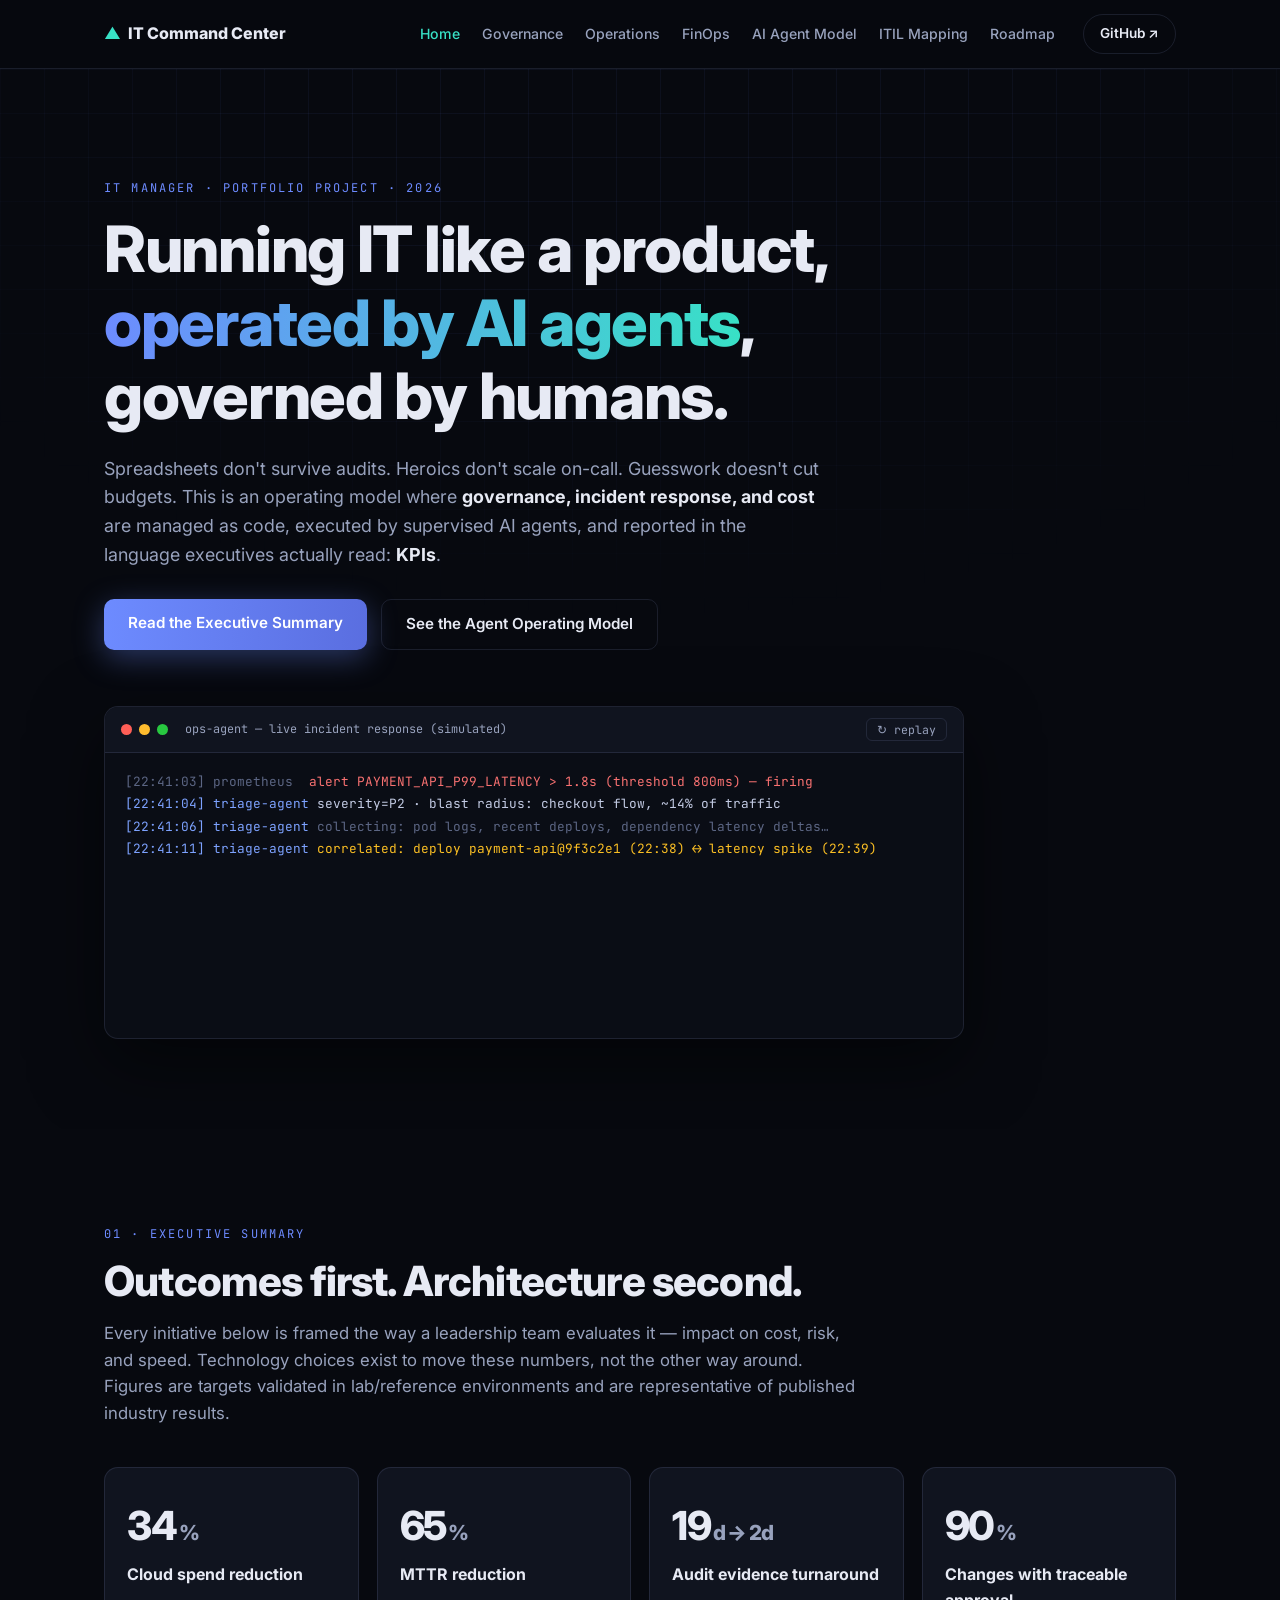
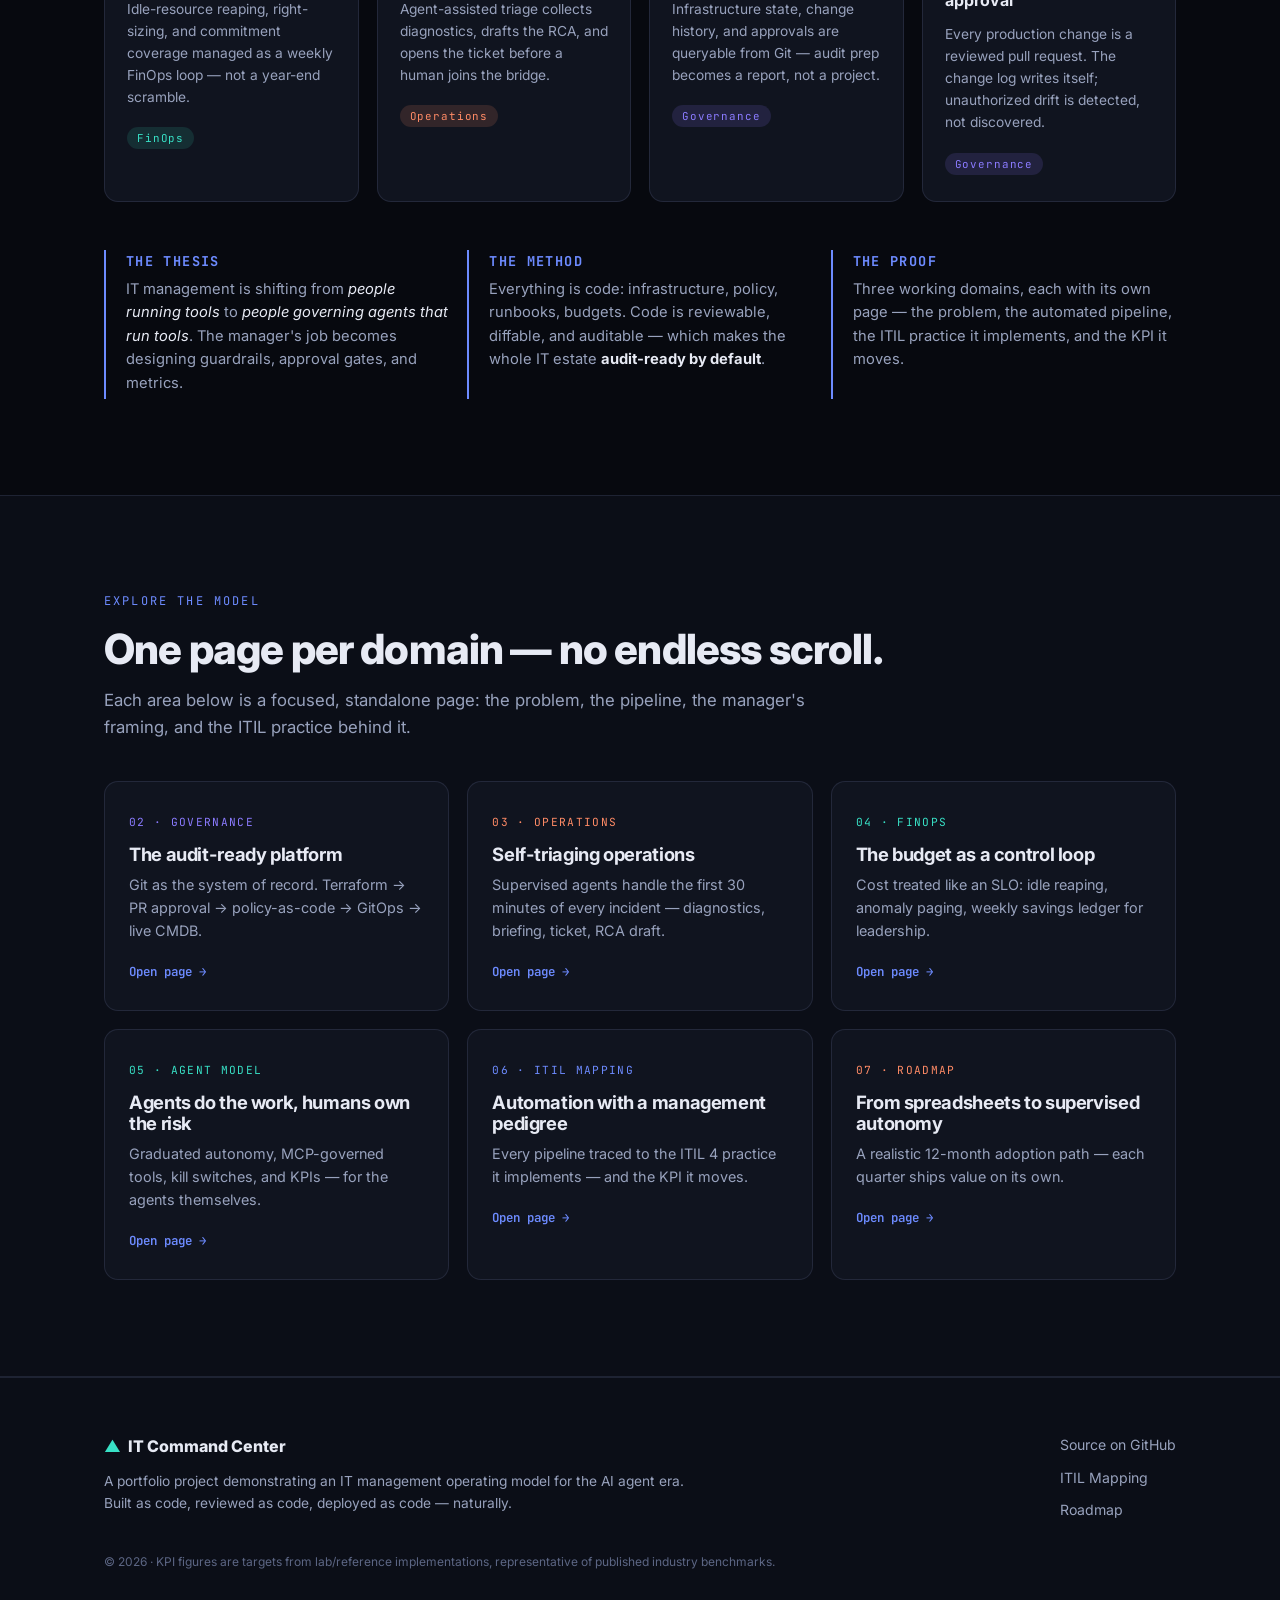
<file: index.html>
<!DOCTYPE html>
<html lang="en">
<head>
  <meta charset="UTF-8" />
  <meta name="viewport" content="width=device-width, initial-scale=1.0" />
  <title>IT Command Center — IT Management for the AI Agent Era</title>
  <meta name="description" content="An IT Manager's operating model for the AI agent era: audit-ready governance automation, agent-assisted incident response, and FinOps cost optimization — mapped to ITIL 4 and measured by business KPIs." />
  <meta property="og:title" content="IT Command Center — IT Management for the AI Agent Era" />
  <meta property="og:description" content="Audit-ready governance, resilient operations, and FinOps — automated, agent-assisted, and measured by business outcomes." />
  <meta property="og:type" content="website" />
  <link rel="preconnect" href="https://fonts.googleapis.com" />
  <link rel="preconnect" href="https://fonts.gstatic.com" crossorigin />
  <link href="https://fonts.googleapis.com/css2?family=Inter:wght@400;500;600;700;800&family=JetBrains+Mono:wght@400;500;600&display=swap" rel="stylesheet" />
  <link rel="stylesheet" href="styles.css" />
  <link rel="icon" href="data:image/svg+xml,<svg xmlns='http://www.w3.org/2000/svg' viewBox='0 0 100 100'><text y='.9em' font-size='90'>🛰️</text></svg>" />
</head>
<body>

<!-- ══════════════════ NAV ══════════════════ -->
<header class="nav" id="top">
  <div class="nav-inner">
    <a class="brand" href="index.html">
      <span class="brand-mark">▲</span> IT&nbsp;Command&nbsp;Center
    </a>
    <nav class="nav-links">
      <a href="index.html" aria-current="page">Home</a>
      <a href="governance.html">Governance</a>
      <a href="operations.html">Operations</a>
      <a href="finops.html">FinOps</a>
      <a href="agent-model.html">AI Agent Model</a>
      <a href="itil.html">ITIL Mapping</a>
      <a href="roadmap.html">Roadmap</a>
    </nav>
    <a class="nav-cta" href="https://github.com/jeonck/it-manager-command-center" target="_blank" rel="noopener">GitHub ↗</a>
  </div>
</header>

<!-- ══════════════════ HERO ══════════════════ -->
<section class="hero">
  <div class="hero-grid-bg" aria-hidden="true"></div>
  <div class="container hero-inner">
    <p class="eyebrow">IT MANAGER · PORTFOLIO PROJECT · 2026</p>
    <h1>Running IT like a product,<br /><span class="grad">operated by AI agents</span>,<br />governed by humans.</h1>
    <p class="lede">
      Spreadsheets don't survive audits. Heroics don't scale on-call. Guesswork doesn't cut budgets.
      This is an operating model where <strong>governance, incident response, and cost</strong> are managed
      as code, executed by supervised AI agents, and reported in the language executives actually read: <strong>KPIs</strong>.
    </p>
    <div class="hero-actions">
      <a class="btn btn-primary" href="#executive-summary">Read the Executive Summary</a>
      <a class="btn btn-ghost" href="agent-model.html">See the Agent Operating Model</a>
    </div>
    <div class="hero-terminal" id="hero-terminal" aria-label="Simulated AI agent incident response console">
      <div class="term-bar">
        <span class="dot red"></span><span class="dot yellow"></span><span class="dot green"></span>
        <span class="term-title">ops-agent — live incident response (simulated)</span>
        <button class="term-replay" id="term-replay" type="button">↻ replay</button>
      </div>
      <pre class="term-body" id="term-body"></pre>
    </div>
  </div>
</section>

<!-- ══════════════════ EXECUTIVE SUMMARY ══════════════════ -->
<section class="section" id="executive-summary">
  <div class="container">
    <p class="eyebrow">01 · EXECUTIVE SUMMARY</p>
    <h2>Outcomes first. Architecture second.</h2>
    <p class="section-lede">
      Every initiative below is framed the way a leadership team evaluates it — impact on cost,
      risk, and speed. Technology choices exist to move these numbers, not the other way around.
      Figures are targets validated in lab/reference environments and are representative of published industry results.
    </p>

    <div class="kpi-grid">
      <div class="kpi-card">
        <div class="kpi-value"><span class="count" data-target="38">0</span><span class="kpi-unit">%</span></div>
        <div class="kpi-label">Cloud spend reduction</div>
        <p>Idle-resource reaping, right-sizing, and commitment coverage managed as a weekly FinOps loop — not a year-end scramble.</p>
        <span class="kpi-tag finops-tag">FinOps</span>
      </div>
      <div class="kpi-card">
        <div class="kpi-value"><span class="count" data-target="72">0</span><span class="kpi-unit">%</span></div>
        <div class="kpi-label">MTTR reduction</div>
        <p>Agent-assisted triage collects diagnostics, drafts the RCA, and opens the ticket before a human joins the bridge.</p>
        <span class="kpi-tag ops-tag">Operations</span>
      </div>
      <div class="kpi-card">
        <div class="kpi-value"><span class="count" data-target="21">0</span><span class="kpi-unit">d → 2d</span></div>
        <div class="kpi-label">Audit evidence turnaround</div>
        <p>Infrastructure state, change history, and approvals are queryable from Git — audit prep becomes a report, not a project.</p>
        <span class="kpi-tag gov-tag">Governance</span>
      </div>
      <div class="kpi-card">
        <div class="kpi-value"><span class="count" data-target="100">0</span><span class="kpi-unit">%</span></div>
        <div class="kpi-label">Changes with traceable approval</div>
        <p>Every production change is a reviewed pull request. The change log writes itself; unauthorized drift is detected, not discovered.</p>
        <span class="kpi-tag gov-tag">Governance</span>
      </div>
    </div>

    <div class="summary-strip">
      <div class="strip-item">
        <h4>The thesis</h4>
        <p>IT management is shifting from <em>people running tools</em> to <em>people governing agents that run tools</em>. The manager's job becomes designing guardrails, approval gates, and metrics.</p>
      </div>
      <div class="strip-item">
        <h4>The method</h4>
        <p>Everything is code: infrastructure, policy, runbooks, budgets. Code is reviewable, diffable, and auditable — which makes the whole IT estate <strong>audit-ready by default</strong>.</p>
      </div>
      <div class="strip-item">
        <h4>The proof</h4>
        <p>Three working domains, each with its own page — the problem, the automated pipeline, the ITIL practice it implements, and the KPI it moves.</p>
      </div>
    </div>
  </div>
</section>

<!-- ══════════════════ PAGE TEASER GRID ══════════════════ -->
<section class="section alt" id="explore">
  <div class="container">
    <p class="eyebrow">EXPLORE THE MODEL</p>
    <h2>One page per domain — no endless scroll.</h2>
    <p class="section-lede">Each area below is a focused, standalone page: the problem, the pipeline, the manager's framing, and the ITIL practice behind it.</p>

    <div class="teaser-grid">
      <a class="teaser-card" href="governance.html">
        <span class="teaser-eyebrow gov">02 · GOVERNANCE</span>
        <h3>The audit-ready platform</h3>
        <p>Git as the system of record. Terraform → PR approval → policy-as-code → GitOps → live CMDB.</p>
        <span class="teaser-go">Open page →</span>
      </a>
      <a class="teaser-card" href="operations.html">
        <span class="teaser-eyebrow ops">03 · OPERATIONS</span>
        <h3>Self-triaging operations</h3>
        <p>Supervised agents handle the first 30 minutes of every incident — diagnostics, briefing, ticket, RCA draft.</p>
        <span class="teaser-go">Open page →</span>
      </a>
      <a class="teaser-card" href="finops.html">
        <span class="teaser-eyebrow fin">04 · FINOPS</span>
        <h3>The budget as a control loop</h3>
        <p>Cost treated like an SLO: idle reaping, anomaly paging, weekly savings ledger for leadership.</p>
        <span class="teaser-go">Open page →</span>
      </a>
      <a class="teaser-card" href="agent-model.html">
        <span class="teaser-eyebrow agent">05 · AGENT MODEL</span>
        <h3>Agents do the work, humans own the risk</h3>
        <p>Graduated autonomy, MCP-governed tools, kill switches, and KPIs — for the agents themselves.</p>
        <span class="teaser-go">Open page →</span>
      </a>
      <a class="teaser-card" href="itil.html">
        <span class="teaser-eyebrow itil">06 · ITIL MAPPING</span>
        <h3>Automation with a management pedigree</h3>
        <p>Every pipeline traced to the ITIL 4 practice it implements — and the KPI it moves.</p>
        <span class="teaser-go">Open page →</span>
      </a>
      <a class="teaser-card" href="roadmap.html">
        <span class="teaser-eyebrow road">07 · ROADMAP</span>
        <h3>From spreadsheets to supervised autonomy</h3>
        <p>A realistic 12-month adoption path — each quarter ships value on its own.</p>
        <span class="teaser-go">Open page →</span>
      </a>
    </div>
  </div>
</section>

<!-- ══════════════════ FOOTER ══════════════════ -->
<footer class="footer">
  <div class="container footer-inner">
    <div>
      <p class="brand"><span class="brand-mark">▲</span> IT Command Center</p>
      <p class="footer-note">A portfolio project demonstrating an IT management operating model for the AI agent era.<br />Built as code, reviewed as code, deployed as code — naturally.</p>
    </div>
    <div class="footer-links">
      <a href="https://github.com/jeonck/it-manager-command-center" target="_blank" rel="noopener">Source on GitHub</a>
      <a href="itil.html">ITIL Mapping</a>
      <a href="roadmap.html">Roadmap</a>
    </div>
  </div>
  <p class="footer-fine container">© 2026 · KPI figures are targets from lab/reference implementations, representative of published industry benchmarks.</p>
</footer>

<script src="app.js"></script>
</body>
</html>
</file>
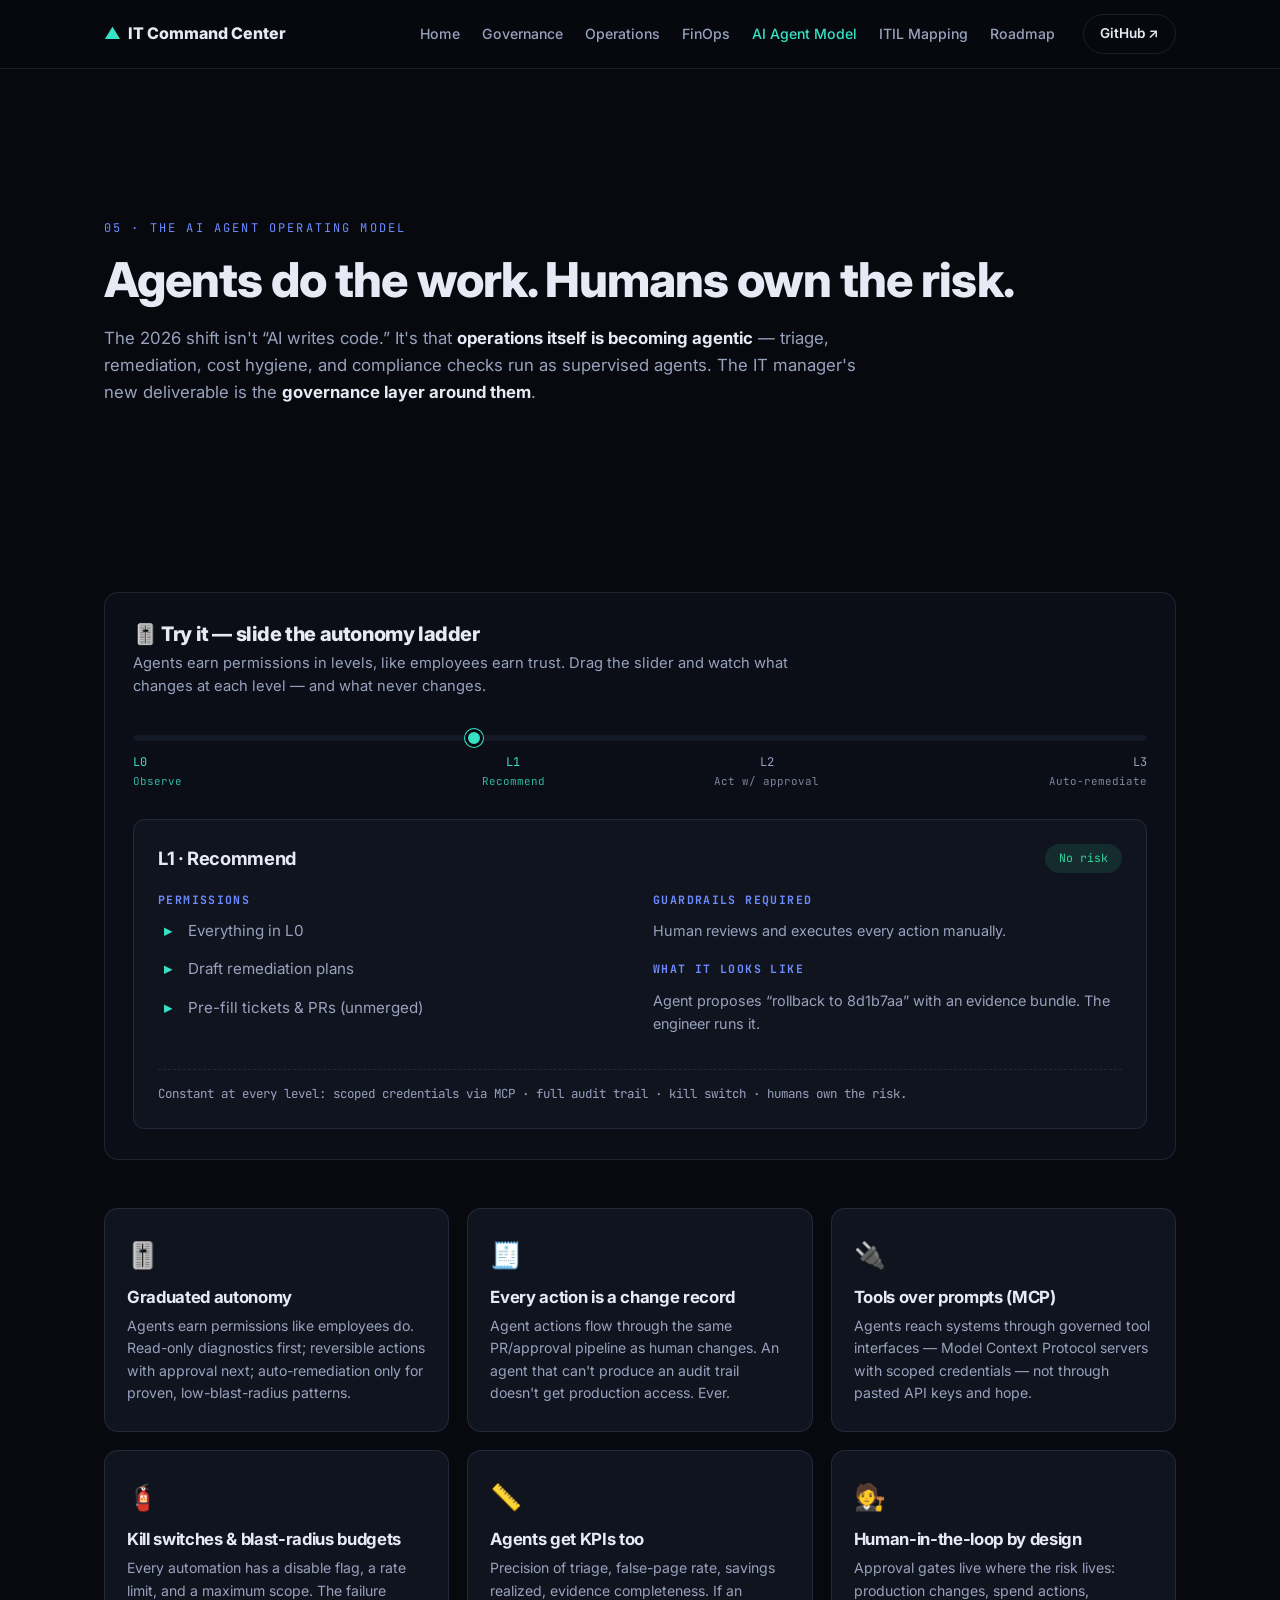
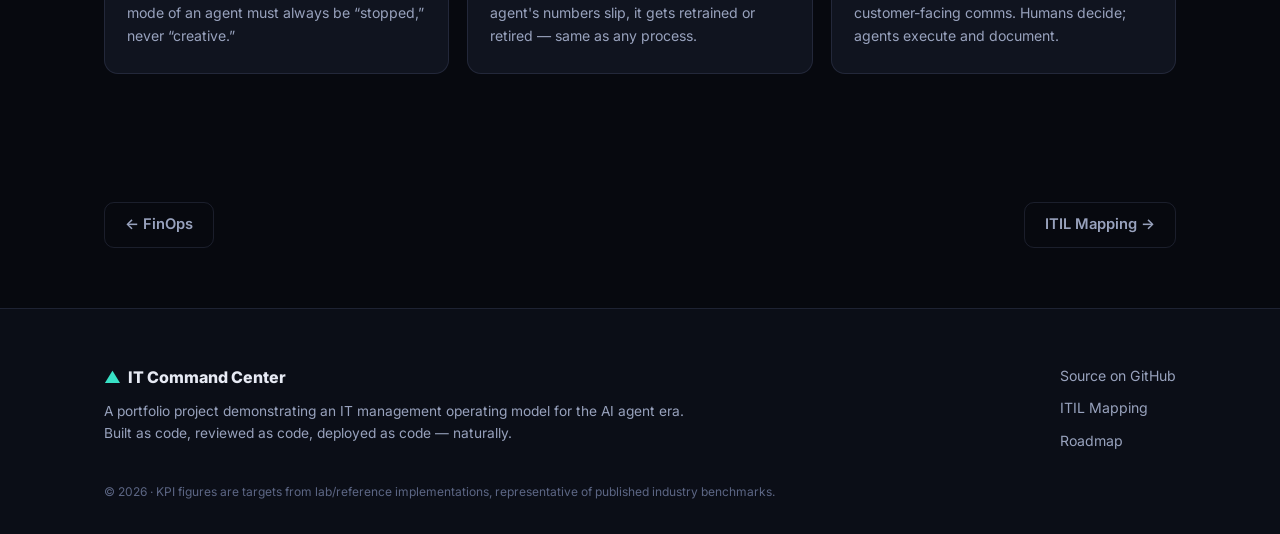
<file: agent-model.html>
<!DOCTYPE html>
<html lang="en">
<head>
  <meta charset="UTF-8" />
  <meta name="viewport" content="width=device-width, initial-scale=1.0" />
  <title>The AI Agent Operating Model — IT Command Center</title>
  <meta name="description" content="Agents do the work, humans own the risk: graduated autonomy, MCP-governed tools, kill switches, and KPIs for the agents themselves." />
  <link rel="preconnect" href="https://fonts.googleapis.com" />
  <link rel="preconnect" href="https://fonts.gstatic.com" crossorigin />
  <link href="https://fonts.googleapis.com/css2?family=Inter:wght@400;500;600;700;800&family=JetBrains+Mono:wght@400;500;600&display=swap" rel="stylesheet" />
  <link rel="stylesheet" href="styles.css" />
  <link rel="icon" href="data:image/svg+xml,<svg xmlns='http://www.w3.org/2000/svg' viewBox='0 0 100 100'><text y='.9em' font-size='90'>🛰️</text></svg>" />
</head>
<body>

<header class="nav">
  <div class="nav-inner">
    <a class="brand" href="index.html"><span class="brand-mark">▲</span> IT&nbsp;Command&nbsp;Center</a>
    <nav class="nav-links">
      <a href="index.html">Home</a>
      <a href="governance.html">Governance</a>
      <a href="operations.html">Operations</a>
      <a href="finops.html">FinOps</a>
      <a href="agent-model.html" aria-current="page">AI Agent Model</a>
      <a href="itil.html">ITIL Mapping</a>
      <a href="roadmap.html">Roadmap</a>
    </nav>
    <a class="nav-cta" href="https://github.com/jeonck/it-manager-command-center" target="_blank" rel="noopener">GitHub ↗</a>
  </div>
</header>

<section class="page-hero">
  <div class="container">
    <p class="eyebrow">05 · THE AI AGENT OPERATING MODEL</p>
    <h1>Agents do the work. Humans own the risk.</h1>
    <p class="lede">
      The 2026 shift isn't “AI writes code.” It's that <strong>operations itself is becoming agentic</strong> —
      triage, remediation, cost hygiene, and compliance checks run as supervised agents.
      The IT manager's new deliverable is the <strong>governance layer around them</strong>.
    </p>
  </div>
</section>

<section class="section">
  <div class="container">
    <div class="widget-panel">
      <div class="widget-head">
        <h3>🎚️ Try it — slide the autonomy ladder</h3>
        <p>Agents earn permissions in levels, like employees earn trust. Drag the slider and watch what changes at each level — and what never changes.</p>
      </div>
      <div class="ladder">
        <div class="ladder-track">
          <input type="range" id="autonomy-range" min="0" max="3" step="1" value="1" aria-label="Agent autonomy level" />
          <div class="ladder-ticks">
            <span class="ladder-tick">L0<br /><em>Observe</em></span>
            <span class="ladder-tick">L1<br /><em>Recommend</em></span>
            <span class="ladder-tick">L2<br /><em>Act w/ approval</em></span>
            <span class="ladder-tick">L3<br /><em>Auto-remediate</em></span>
          </div>
        </div>
        <div class="ladder-panel">
          <div class="ladder-panel-head">
            <h4 id="ladder-name">L1 · Recommend</h4>
            <span class="ladder-risk risk-none" id="ladder-risk">No risk</span>
          </div>
          <div class="ladder-cols">
            <div>
              <h5>Permissions</h5>
              <ul class="check-list" id="ladder-perms"></ul>
            </div>
            <div>
              <h5>Guardrails required</h5>
              <p class="ladder-gates" id="ladder-gates"></p>
              <h5>What it looks like</h5>
              <p class="ladder-example" id="ladder-example"></p>
            </div>
          </div>
          <p class="ladder-fine">Constant at every level: scoped credentials via MCP · full audit trail · kill switch · humans own the risk.</p>
        </div>
      </div>
    </div>

    <div class="agent-grid">
      <div class="agent-card">
        <div class="agent-icon">🎚️</div>
        <h4>Graduated autonomy</h4>
        <p>Agents earn permissions like employees do. Read-only diagnostics first; reversible actions with approval next; auto-remediation only for proven, low-blast-radius patterns.</p>
      </div>
      <div class="agent-card">
        <div class="agent-icon">🧾</div>
        <h4>Every action is a change record</h4>
        <p>Agent actions flow through the same PR/approval pipeline as human changes. An agent that can't produce an audit trail doesn't get production access. Ever.</p>
      </div>
      <div class="agent-card">
        <div class="agent-icon">🔌</div>
        <h4>Tools over prompts (MCP)</h4>
        <p>Agents reach systems through governed tool interfaces — Model Context Protocol servers with scoped credentials — not through pasted API keys and hope.</p>
      </div>
      <div class="agent-card">
        <div class="agent-icon">🧯</div>
        <h4>Kill switches &amp; blast-radius budgets</h4>
        <p>Every automation has a disable flag, a rate limit, and a maximum scope. The failure mode of an agent must always be “stopped,” never “creative.”</p>
      </div>
      <div class="agent-card">
        <div class="agent-icon">📏</div>
        <h4>Agents get KPIs too</h4>
        <p>Precision of triage, false-page rate, savings realized, evidence completeness. If an agent's numbers slip, it gets retrained or retired — same as any process.</p>
      </div>
      <div class="agent-card">
        <div class="agent-icon">🧑‍⚖️</div>
        <h4>Human-in-the-loop by design</h4>
        <p>Approval gates live where the risk lives: production changes, spend actions, customer-facing comms. Humans decide; agents execute and document.</p>
      </div>
    </div>
  </div>
</section>

<nav class="page-pager container">
  <a class="pager-link prev" href="finops.html">← FinOps</a>
  <a class="pager-link next" href="itil.html">ITIL Mapping →</a>
</nav>

<footer class="footer">
  <div class="container footer-inner">
    <div>
      <p class="brand"><span class="brand-mark">▲</span> IT Command Center</p>
      <p class="footer-note">A portfolio project demonstrating an IT management operating model for the AI agent era.<br />Built as code, reviewed as code, deployed as code — naturally.</p>
    </div>
    <div class="footer-links">
      <a href="https://github.com/jeonck/it-manager-command-center" target="_blank" rel="noopener">Source on GitHub</a>
      <a href="itil.html">ITIL Mapping</a>
      <a href="roadmap.html">Roadmap</a>
    </div>
  </div>
  <p class="footer-fine container">© 2026 · KPI figures are targets from lab/reference implementations, representative of published industry benchmarks.</p>
</footer>

<script src="app.js"></script>
</body>
</html>
</file>
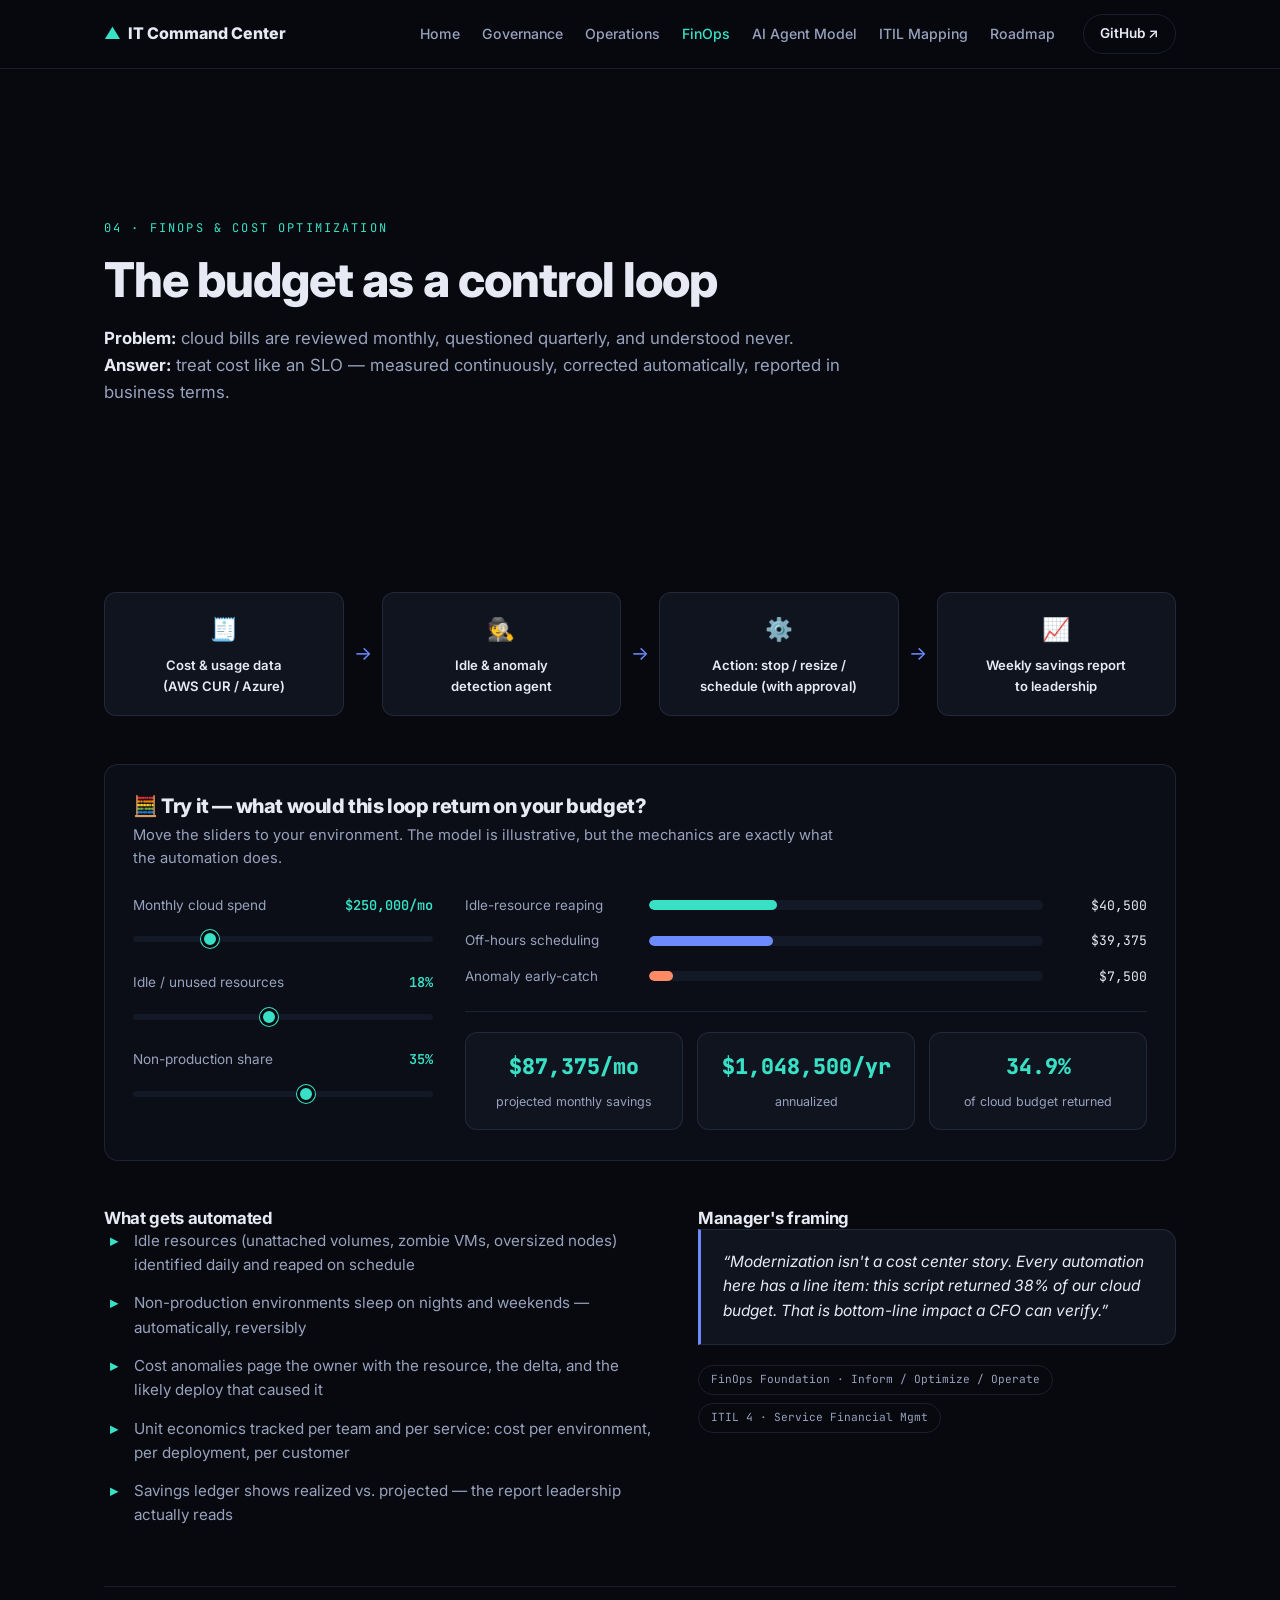
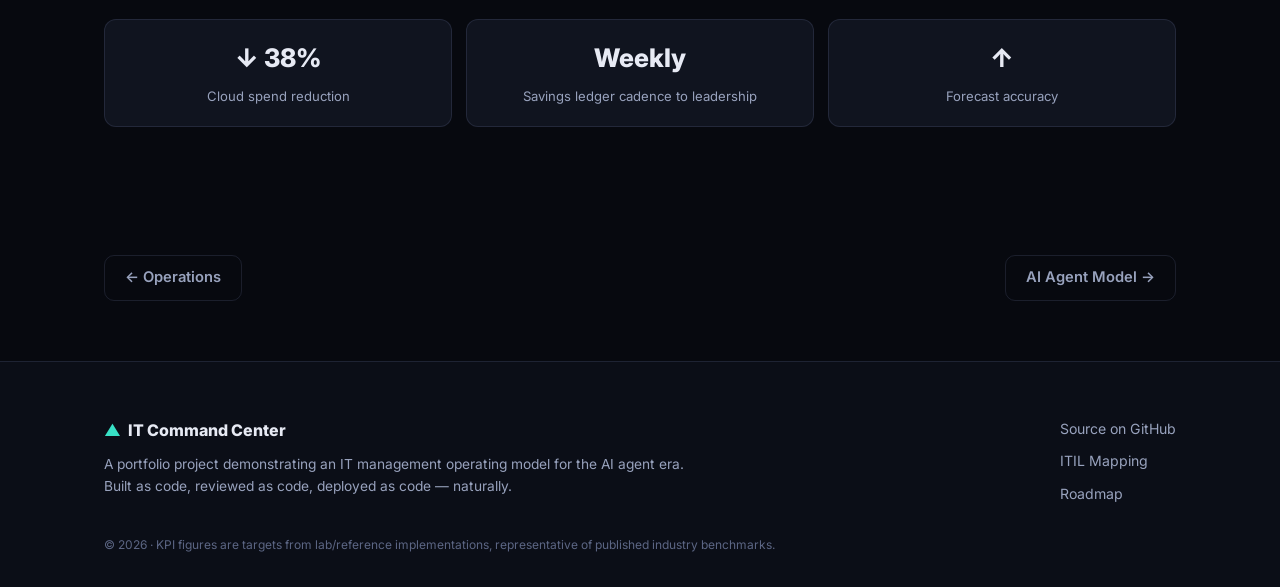
<file: finops.html>
<!DOCTYPE html>
<html lang="en">
<head>
  <meta charset="UTF-8" />
  <meta name="viewport" content="width=device-width, initial-scale=1.0" />
  <title>FinOps & Cost Optimization — IT Command Center</title>
  <meta name="description" content="Treat cloud cost like an SLO: idle-resource reaping, off-hours scheduling, anomaly detection, and a weekly savings ledger reported in business terms." />
  <link rel="preconnect" href="https://fonts.googleapis.com" />
  <link rel="preconnect" href="https://fonts.gstatic.com" crossorigin />
  <link href="https://fonts.googleapis.com/css2?family=Inter:wght@400;500;600;700;800&family=JetBrains+Mono:wght@400;500;600&display=swap" rel="stylesheet" />
  <link rel="stylesheet" href="styles.css" />
  <link rel="icon" href="data:image/svg+xml,<svg xmlns='http://www.w3.org/2000/svg' viewBox='0 0 100 100'><text y='.9em' font-size='90'>🛰️</text></svg>" />
</head>
<body>

<header class="nav">
  <div class="nav-inner">
    <a class="brand" href="index.html"><span class="brand-mark">▲</span> IT&nbsp;Command&nbsp;Center</a>
    <nav class="nav-links">
      <a href="index.html">Home</a>
      <a href="governance.html">Governance</a>
      <a href="operations.html">Operations</a>
      <a href="finops.html" aria-current="page">FinOps</a>
      <a href="agent-model.html">AI Agent Model</a>
      <a href="itil.html">ITIL Mapping</a>
      <a href="roadmap.html">Roadmap</a>
    </nav>
    <a class="nav-cta" href="https://github.com/jeonck/it-manager-command-center" target="_blank" rel="noopener">GitHub ↗</a>
  </div>
</header>

<section class="page-hero">
  <div class="container">
    <p class="eyebrow fin">04 · FINOPS &amp; COST OPTIMIZATION</p>
    <h1>The budget as a control loop</h1>
    <p class="lede">
      <strong>Problem:</strong> cloud bills are reviewed monthly, questioned quarterly, and understood never.
      <strong>Answer:</strong> treat cost like an SLO — measured continuously, corrected automatically, reported in business terms.
    </p>
  </div>
</section>

<section class="section">
  <div class="container">
    <div class="flow" role="img" aria-label="FinOps loop: cost and usage data to anomaly and idle detection to automated action with approval to savings report">
      <div class="flow-node"><span class="flow-icon">🧾</span>Cost &amp; usage data<br />(AWS CUR / Azure)</div>
      <div class="flow-arrow">→</div>
      <div class="flow-node"><span class="flow-icon">🕵️</span>Idle &amp; anomaly<br />detection agent</div>
      <div class="flow-arrow">→</div>
      <div class="flow-node"><span class="flow-icon">⚙️</span>Action: stop / resize /<br />schedule (with approval)</div>
      <div class="flow-arrow">→</div>
      <div class="flow-node"><span class="flow-icon">📈</span>Weekly savings report<br />to leadership</div>
    </div>

    <div class="widget-panel">
      <div class="widget-head">
        <h3>🧮 Try it — what would this loop return on your budget?</h3>
        <p>Move the sliders to your environment. The model is illustrative, but the mechanics are exactly what the automation does.</p>
      </div>
      <div class="fin-calc">
        <div class="fin-inputs">
          <label class="fin-field">
            <span class="fin-label">Monthly cloud spend <strong id="fin-spend-label">$250,000/mo</strong></span>
            <input type="range" id="fin-spend" min="10" max="1000" step="10" value="250" />
          </label>
          <label class="fin-field">
            <span class="fin-label">Idle / unused resources <strong id="fin-idle-label">18%</strong></span>
            <input type="range" id="fin-idle" min="0" max="40" step="1" value="18" />
          </label>
          <label class="fin-field">
            <span class="fin-label">Non-production share <strong id="fin-nonprod-label">35%</strong></span>
            <input type="range" id="fin-nonprod" min="0" max="60" step="1" value="35" />
          </label>
        </div>
        <div class="fin-results">
          <div class="fin-row">
            <span class="fin-row-label">Idle-resource reaping</span>
            <div class="fin-bar-track"><div class="fin-bar" id="bar-idle"></div></div>
            <span class="fin-row-val" id="fin-idle-save">$0</span>
          </div>
          <div class="fin-row">
            <span class="fin-row-label">Off-hours scheduling</span>
            <div class="fin-bar-track"><div class="fin-bar sched" id="bar-sched"></div></div>
            <span class="fin-row-val" id="fin-sched-save">$0</span>
          </div>
          <div class="fin-row">
            <span class="fin-row-label">Anomaly early-catch</span>
            <div class="fin-bar-track"><div class="fin-bar anomaly" id="bar-anomaly"></div></div>
            <span class="fin-row-val" id="fin-anomaly-save">$0</span>
          </div>
          <div class="fin-totals">
            <div class="fin-total-item"><strong id="fin-total">$0/mo</strong><span>projected monthly savings</span></div>
            <div class="fin-total-item"><strong id="fin-annual">$0/yr</strong><span>annualized</span></div>
            <div class="fin-total-item"><strong id="fin-pct">0%</strong><span>of cloud budget returned</span></div>
          </div>
        </div>
      </div>
    </div>

    <div class="pillar-cols">
      <div class="pillar-col">
        <h4>What gets automated</h4>
        <ul class="check-list">
          <li>Idle resources (unattached volumes, zombie VMs, oversized nodes) identified daily and reaped on schedule</li>
          <li>Non-production environments sleep on nights and weekends — automatically, reversibly</li>
          <li>Cost anomalies page the owner with the resource, the delta, and the likely deploy that caused it</li>
          <li>Unit economics tracked per team and per service: cost per environment, per deployment, per customer</li>
          <li>Savings ledger shows realized vs. projected — the report leadership actually reads</li>
        </ul>
      </div>
      <div class="pillar-col">
        <h4>Manager's framing</h4>
        <blockquote>“Modernization isn't a cost center story. Every automation here has a line item: this script returned 38% of our cloud budget. That is bottom-line impact a CFO can verify.”</blockquote>
        <div class="itil-badges">
          <span class="itil-badge">FinOps Foundation · Inform / Optimize / Operate</span>
          <span class="itil-badge">ITIL 4 · Service Financial Mgmt</span>
        </div>
      </div>
    </div>

    <div class="kpi-strip">
      <div class="kpi-strip-item"><strong>↓ 38%</strong><span>Cloud spend reduction</span></div>
      <div class="kpi-strip-item"><strong>Weekly</strong><span>Savings ledger cadence to leadership</span></div>
      <div class="kpi-strip-item"><strong>↑</strong><span>Forecast accuracy</span></div>
    </div>
  </div>
</section>

<nav class="page-pager container">
  <a class="pager-link prev" href="operations.html">← Operations</a>
  <a class="pager-link next" href="agent-model.html">AI Agent Model →</a>
</nav>

<footer class="footer">
  <div class="container footer-inner">
    <div>
      <p class="brand"><span class="brand-mark">▲</span> IT Command Center</p>
      <p class="footer-note">A portfolio project demonstrating an IT management operating model for the AI agent era.<br />Built as code, reviewed as code, deployed as code — naturally.</p>
    </div>
    <div class="footer-links">
      <a href="https://github.com/jeonck/it-manager-command-center" target="_blank" rel="noopener">Source on GitHub</a>
      <a href="itil.html">ITIL Mapping</a>
      <a href="roadmap.html">Roadmap</a>
    </div>
  </div>
  <p class="footer-fine container">© 2026 · KPI figures are targets from lab/reference implementations, representative of published industry benchmarks.</p>
</footer>

<script src="app.js"></script>
</body>
</html>
</file>
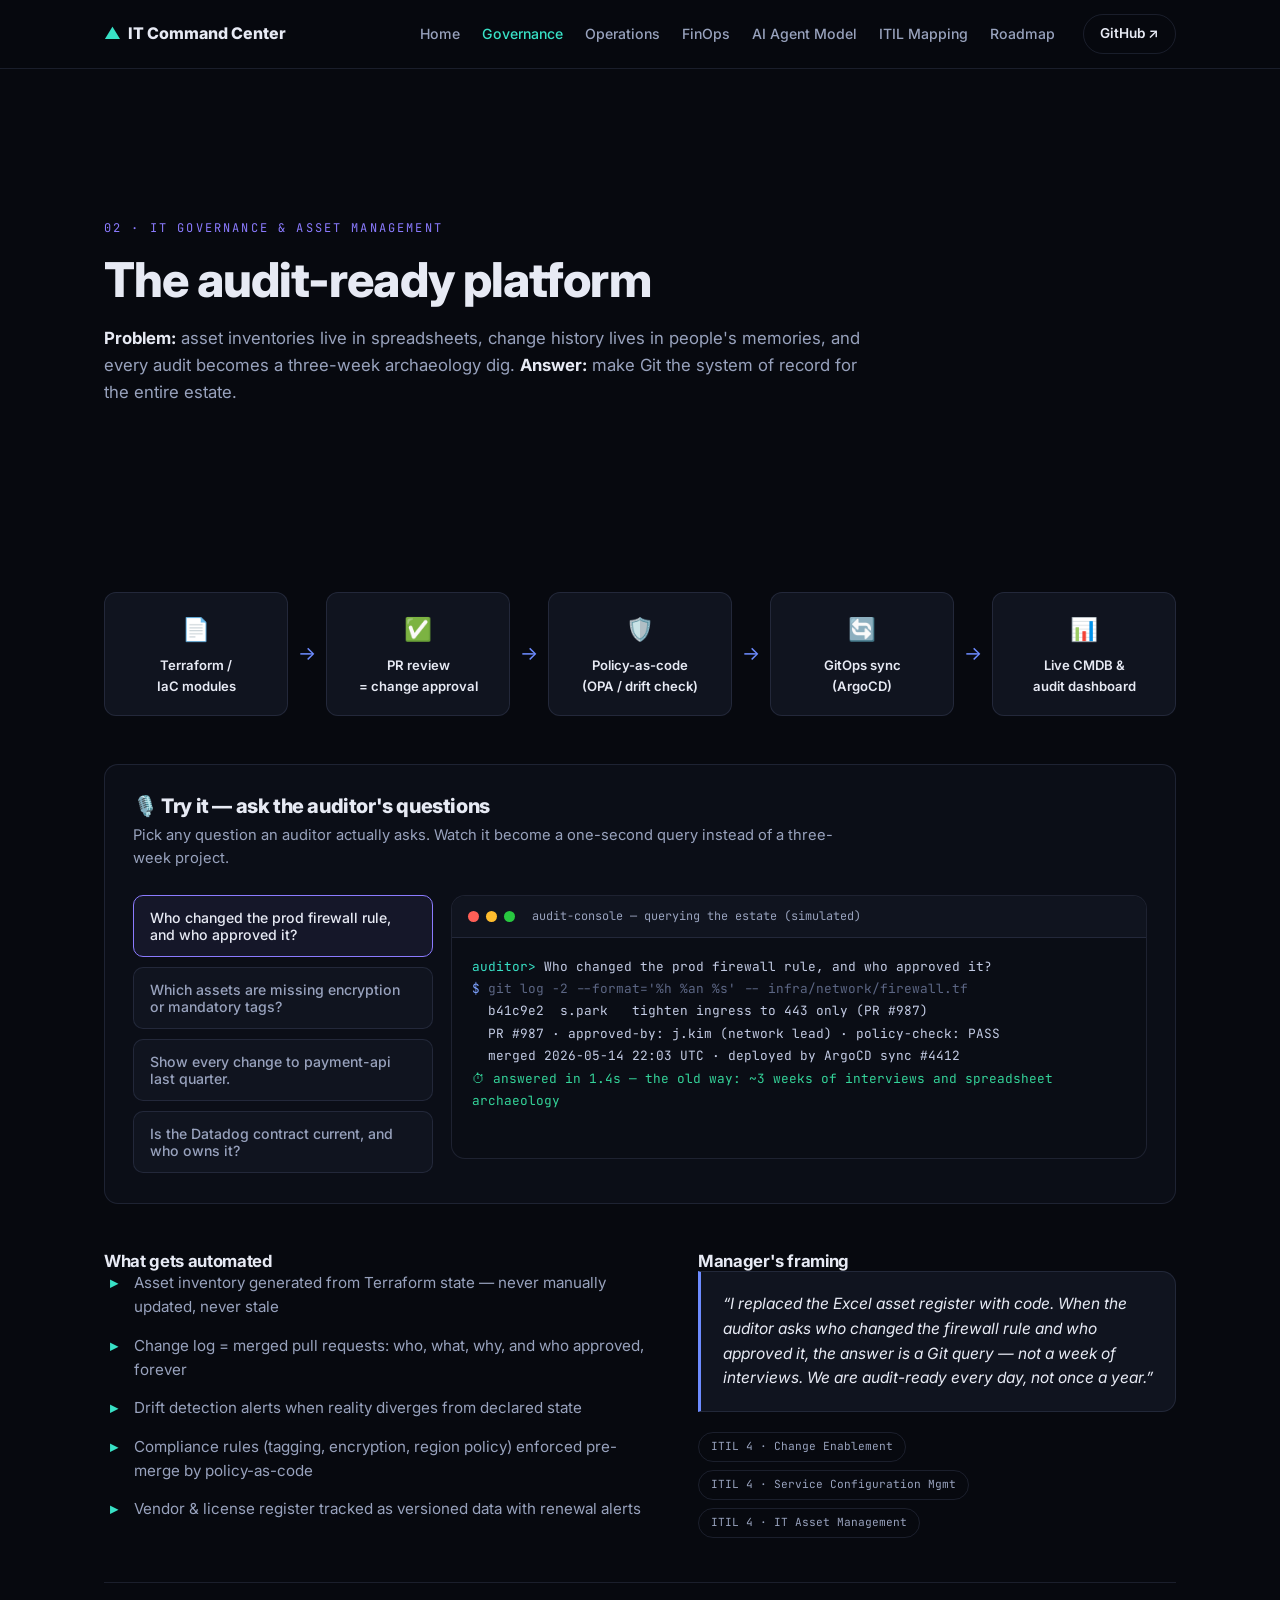
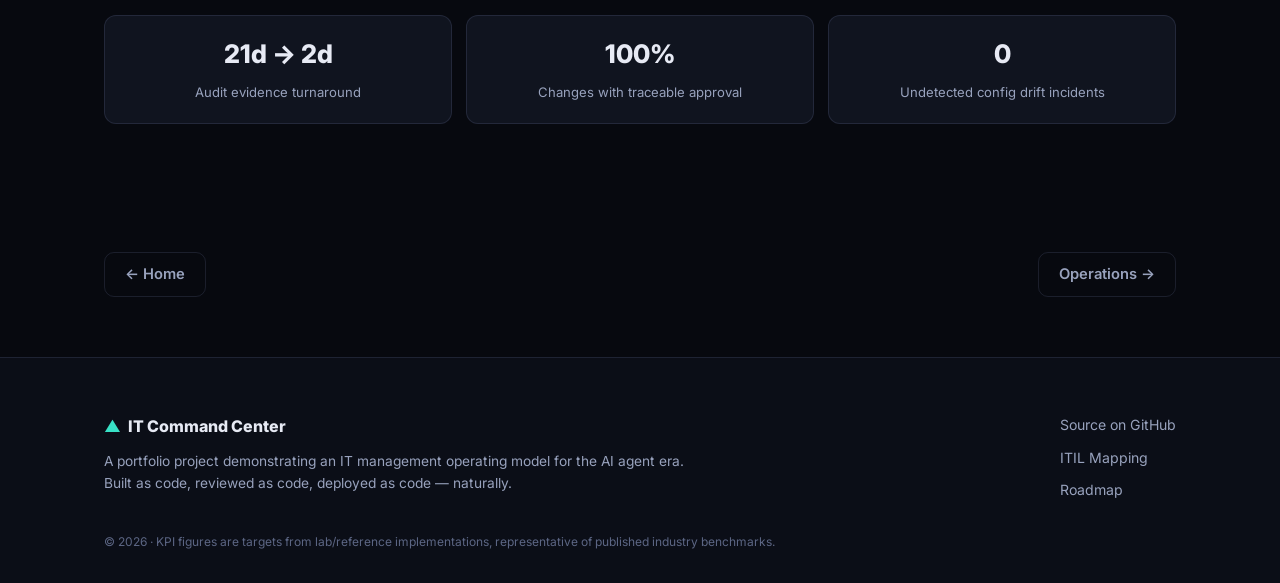
<file: governance.html>
<!DOCTYPE html>
<html lang="en">
<head>
  <meta charset="UTF-8" />
  <meta name="viewport" content="width=device-width, initial-scale=1.0" />
  <title>IT Governance & Asset Management — IT Command Center</title>
  <meta name="description" content="Make Git the system of record for the entire IT estate: Terraform, PR-approved change, policy-as-code, GitOps, and a live CMDB — audit-ready every day." />
  <link rel="preconnect" href="https://fonts.googleapis.com" />
  <link rel="preconnect" href="https://fonts.gstatic.com" crossorigin />
  <link href="https://fonts.googleapis.com/css2?family=Inter:wght@400;500;600;700;800&family=JetBrains+Mono:wght@400;500;600&display=swap" rel="stylesheet" />
  <link rel="stylesheet" href="styles.css" />
  <link rel="icon" href="data:image/svg+xml,<svg xmlns='http://www.w3.org/2000/svg' viewBox='0 0 100 100'><text y='.9em' font-size='90'>🛰️</text></svg>" />
</head>
<body>

<header class="nav">
  <div class="nav-inner">
    <a class="brand" href="index.html"><span class="brand-mark">▲</span> IT&nbsp;Command&nbsp;Center</a>
    <nav class="nav-links">
      <a href="index.html">Home</a>
      <a href="governance.html" aria-current="page">Governance</a>
      <a href="operations.html">Operations</a>
      <a href="finops.html">FinOps</a>
      <a href="agent-model.html">AI Agent Model</a>
      <a href="itil.html">ITIL Mapping</a>
      <a href="roadmap.html">Roadmap</a>
    </nav>
    <a class="nav-cta" href="https://github.com/jeonck/it-manager-command-center" target="_blank" rel="noopener">GitHub ↗</a>
  </div>
</header>

<section class="page-hero">
  <div class="container">
    <p class="eyebrow gov">02 · IT GOVERNANCE &amp; ASSET MANAGEMENT</p>
    <h1>The audit-ready platform</h1>
    <p class="lede">
      <strong>Problem:</strong> asset inventories live in spreadsheets, change history lives in people's memories,
      and every audit becomes a three-week archaeology dig.
      <strong>Answer:</strong> make Git the system of record for the entire estate.
    </p>
  </div>
</section>

<section class="section">
  <div class="container">
    <div class="flow" role="img" aria-label="GitOps governance pipeline: Terraform to pull request review to CI policy checks to ArgoCD sync to live CMDB dashboard">
      <div class="flow-node"><span class="flow-icon">📄</span>Terraform /<br />IaC modules</div>
      <div class="flow-arrow">→</div>
      <div class="flow-node"><span class="flow-icon">✅</span>PR review<br />= change approval</div>
      <div class="flow-arrow">→</div>
      <div class="flow-node"><span class="flow-icon">🛡️</span>Policy-as-code<br />(OPA / drift check)</div>
      <div class="flow-arrow">→</div>
      <div class="flow-node"><span class="flow-icon">🔄</span>GitOps sync<br />(ArgoCD)</div>
      <div class="flow-arrow">→</div>
      <div class="flow-node"><span class="flow-icon">📊</span>Live CMDB &amp;<br />audit dashboard</div>
    </div>

    <div class="widget-panel">
      <div class="widget-head">
        <h3>🎙️ Try it — ask the auditor's questions</h3>
        <p>Pick any question an auditor actually asks. Watch it become a one-second query instead of a three-week project.</p>
      </div>
      <div class="audit-console">
        <div class="audit-questions" id="audit-questions"></div>
        <div class="hero-terminal audit-terminal">
          <div class="term-bar">
            <span class="dot red"></span><span class="dot yellow"></span><span class="dot green"></span>
            <span class="term-title">audit-console — querying the estate (simulated)</span>
          </div>
          <pre class="term-body audit-body" id="audit-body"></pre>
        </div>
      </div>
    </div>

    <div class="pillar-cols">
      <div class="pillar-col">
        <h4>What gets automated</h4>
        <ul class="check-list">
          <li>Asset inventory generated from Terraform state — never manually updated, never stale</li>
          <li>Change log = merged pull requests: who, what, why, and who approved, forever</li>
          <li>Drift detection alerts when reality diverges from declared state</li>
          <li>Compliance rules (tagging, encryption, region policy) enforced pre-merge by policy-as-code</li>
          <li>Vendor &amp; license register tracked as versioned data with renewal alerts</li>
        </ul>
      </div>
      <div class="pillar-col">
        <h4>Manager's framing</h4>
        <blockquote>“I replaced the Excel asset register with code. When the auditor asks who changed the firewall rule and who approved it, the answer is a Git query — not a week of interviews. We are audit-ready every day, not once a year.”</blockquote>
        <div class="itil-badges">
          <span class="itil-badge">ITIL 4 · Change Enablement</span>
          <span class="itil-badge">ITIL 4 · Service Configuration Mgmt</span>
          <span class="itil-badge">ITIL 4 · IT Asset Management</span>
        </div>
      </div>
    </div>

    <div class="kpi-strip">
      <div class="kpi-strip-item"><strong>21d → 2d</strong><span>Audit evidence turnaround</span></div>
      <div class="kpi-strip-item"><strong>100%</strong><span>Changes with traceable approval</span></div>
      <div class="kpi-strip-item"><strong>0</strong><span>Undetected config drift incidents</span></div>
    </div>
  </div>
</section>

<nav class="page-pager container">
  <a class="pager-link prev" href="index.html">← Home</a>
  <a class="pager-link next" href="operations.html">Operations →</a>
</nav>

<footer class="footer">
  <div class="container footer-inner">
    <div>
      <p class="brand"><span class="brand-mark">▲</span> IT Command Center</p>
      <p class="footer-note">A portfolio project demonstrating an IT management operating model for the AI agent era.<br />Built as code, reviewed as code, deployed as code — naturally.</p>
    </div>
    <div class="footer-links">
      <a href="https://github.com/jeonck/it-manager-command-center" target="_blank" rel="noopener">Source on GitHub</a>
      <a href="itil.html">ITIL Mapping</a>
      <a href="roadmap.html">Roadmap</a>
    </div>
  </div>
  <p class="footer-fine container">© 2026 · KPI figures are targets from lab/reference implementations, representative of published industry benchmarks.</p>
</footer>

<script src="app.js"></script>
</body>
</html>
</file>
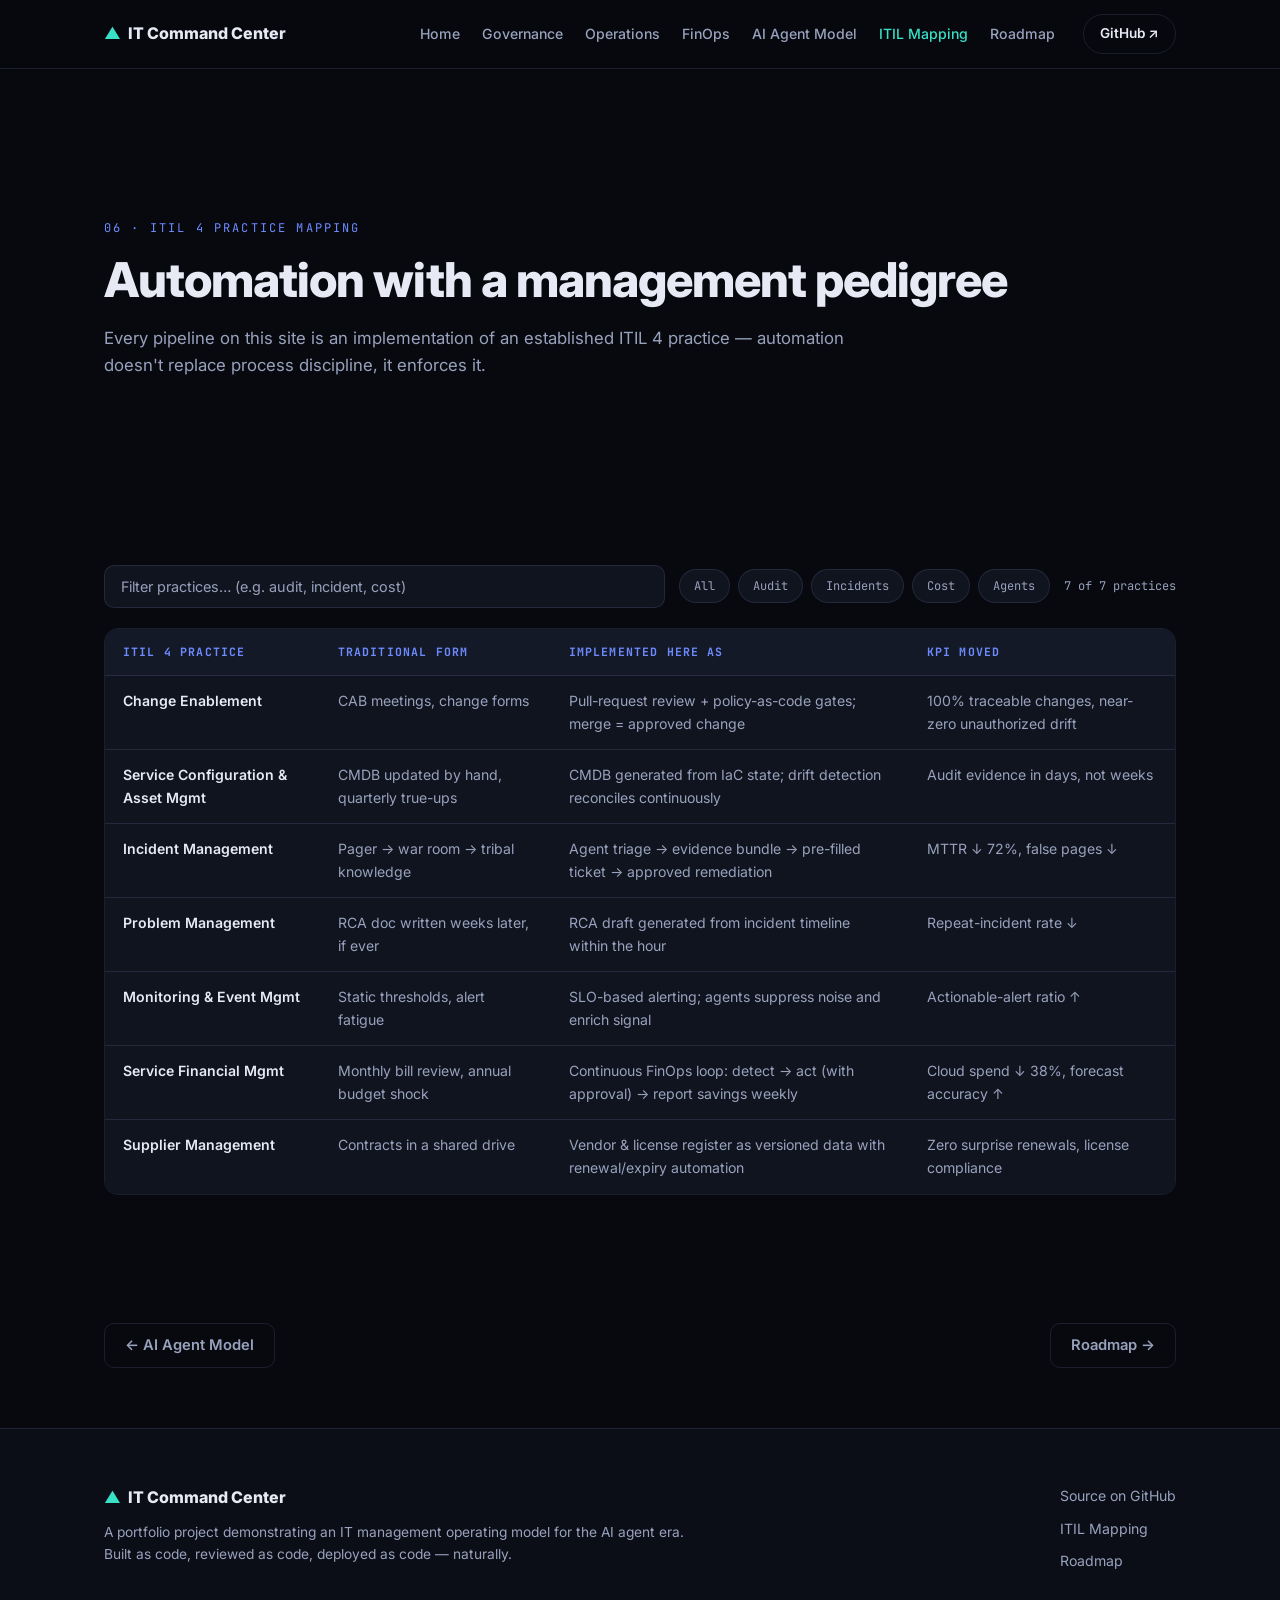
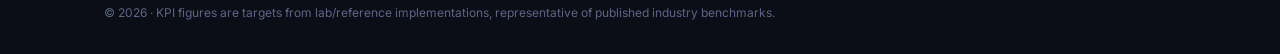
<file: itil.html>
<!DOCTYPE html>
<html lang="en">
<head>
  <meta charset="UTF-8" />
  <meta name="viewport" content="width=device-width, initial-scale=1.0" />
  <title>ITIL 4 Practice Mapping — IT Command Center</title>
  <meta name="description" content="Every automation pipeline traced to the ITIL 4 practice it implements and the KPI it moves — automation with a management pedigree." />
  <link rel="preconnect" href="https://fonts.googleapis.com" />
  <link rel="preconnect" href="https://fonts.gstatic.com" crossorigin />
  <link href="https://fonts.googleapis.com/css2?family=Inter:wght@400;500;600;700;800&family=JetBrains+Mono:wght@400;500;600&display=swap" rel="stylesheet" />
  <link rel="stylesheet" href="styles.css" />
  <link rel="icon" href="data:image/svg+xml,<svg xmlns='http://www.w3.org/2000/svg' viewBox='0 0 100 100'><text y='.9em' font-size='90'>🛰️</text></svg>" />
</head>
<body>

<header class="nav">
  <div class="nav-inner">
    <a class="brand" href="index.html"><span class="brand-mark">▲</span> IT&nbsp;Command&nbsp;Center</a>
    <nav class="nav-links">
      <a href="index.html">Home</a>
      <a href="governance.html">Governance</a>
      <a href="operations.html">Operations</a>
      <a href="finops.html">FinOps</a>
      <a href="agent-model.html">AI Agent Model</a>
      <a href="itil.html" aria-current="page">ITIL Mapping</a>
      <a href="roadmap.html">Roadmap</a>
    </nav>
    <a class="nav-cta" href="https://github.com/jeonck/it-manager-command-center" target="_blank" rel="noopener">GitHub ↗</a>
  </div>
</header>

<section class="page-hero">
  <div class="container">
    <p class="eyebrow">06 · ITIL 4 PRACTICE MAPPING</p>
    <h1>Automation with a management pedigree</h1>
    <p class="lede">
      Every pipeline on this site is an implementation of an established ITIL 4 practice — automation doesn't replace process discipline, it enforces it.
    </p>
  </div>
</section>

<section class="section">
  <div class="container">
    <div class="itil-toolbar">
      <input type="search" id="itil-search" class="itil-search" placeholder="Filter practices… (e.g. audit, incident, cost)" aria-label="Filter ITIL practices" />
      <div class="itil-chips">
        <button type="button" class="itil-chip" data-q="">All</button>
        <button type="button" class="itil-chip" data-q="audit">Audit</button>
        <button type="button" class="itil-chip" data-q="incident">Incidents</button>
        <button type="button" class="itil-chip" data-q="cost">Cost</button>
        <button type="button" class="itil-chip" data-q="agent">Agents</button>
      </div>
      <span class="itil-count" id="itil-count"></span>
    </div>
    <div class="table-wrap">
      <table class="itil-table">
        <thead>
          <tr><th>ITIL 4 Practice</th><th>Traditional form</th><th>Implemented here as</th><th>KPI moved</th></tr>
        </thead>
        <tbody>
          <tr>
            <td data-label="Practice">Change Enablement</td>
            <td data-label="Traditional">CAB meetings, change forms</td>
            <td data-label="Here">Pull-request review + policy-as-code gates; merge = approved change</td>
            <td data-label="KPI">100% traceable changes, near-zero unauthorized drift</td>
          </tr>
          <tr>
            <td data-label="Practice">Service Configuration &amp; Asset Mgmt</td>
            <td data-label="Traditional">CMDB updated by hand, quarterly true-ups</td>
            <td data-label="Here">CMDB generated from IaC state; drift detection reconciles continuously</td>
            <td data-label="KPI">Audit evidence in days, not weeks</td>
          </tr>
          <tr>
            <td data-label="Practice">Incident Management</td>
            <td data-label="Traditional">Pager → war room → tribal knowledge</td>
            <td data-label="Here">Agent triage → evidence bundle → pre-filled ticket → approved remediation</td>
            <td data-label="KPI">MTTR ↓ 72%, false pages ↓</td>
          </tr>
          <tr>
            <td data-label="Practice">Problem Management</td>
            <td data-label="Traditional">RCA doc written weeks later, if ever</td>
            <td data-label="Here">RCA draft generated from incident timeline within the hour</td>
            <td data-label="KPI">Repeat-incident rate ↓</td>
          </tr>
          <tr>
            <td data-label="Practice">Monitoring &amp; Event Mgmt</td>
            <td data-label="Traditional">Static thresholds, alert fatigue</td>
            <td data-label="Here">SLO-based alerting; agents suppress noise and enrich signal</td>
            <td data-label="KPI">Actionable-alert ratio ↑</td>
          </tr>
          <tr>
            <td data-label="Practice">Service Financial Mgmt</td>
            <td data-label="Traditional">Monthly bill review, annual budget shock</td>
            <td data-label="Here">Continuous FinOps loop: detect → act (with approval) → report savings weekly</td>
            <td data-label="KPI">Cloud spend ↓ 38%, forecast accuracy ↑</td>
          </tr>
          <tr>
            <td data-label="Practice">Supplier Management</td>
            <td data-label="Traditional">Contracts in a shared drive</td>
            <td data-label="Here">Vendor &amp; license register as versioned data with renewal/expiry automation</td>
            <td data-label="KPI">Zero surprise renewals, license compliance</td>
          </tr>
        </tbody>
      </table>
    </div>
  </div>
</section>

<nav class="page-pager container">
  <a class="pager-link prev" href="agent-model.html">← AI Agent Model</a>
  <a class="pager-link next" href="roadmap.html">Roadmap →</a>
</nav>

<footer class="footer">
  <div class="container footer-inner">
    <div>
      <p class="brand"><span class="brand-mark">▲</span> IT Command Center</p>
      <p class="footer-note">A portfolio project demonstrating an IT management operating model for the AI agent era.<br />Built as code, reviewed as code, deployed as code — naturally.</p>
    </div>
    <div class="footer-links">
      <a href="https://github.com/jeonck/it-manager-command-center" target="_blank" rel="noopener">Source on GitHub</a>
      <a href="itil.html">ITIL Mapping</a>
      <a href="roadmap.html">Roadmap</a>
    </div>
  </div>
  <p class="footer-fine container">© 2026 · KPI figures are targets from lab/reference implementations, representative of published industry benchmarks.</p>
</footer>

<script src="app.js"></script>
</body>
</html>
</file>
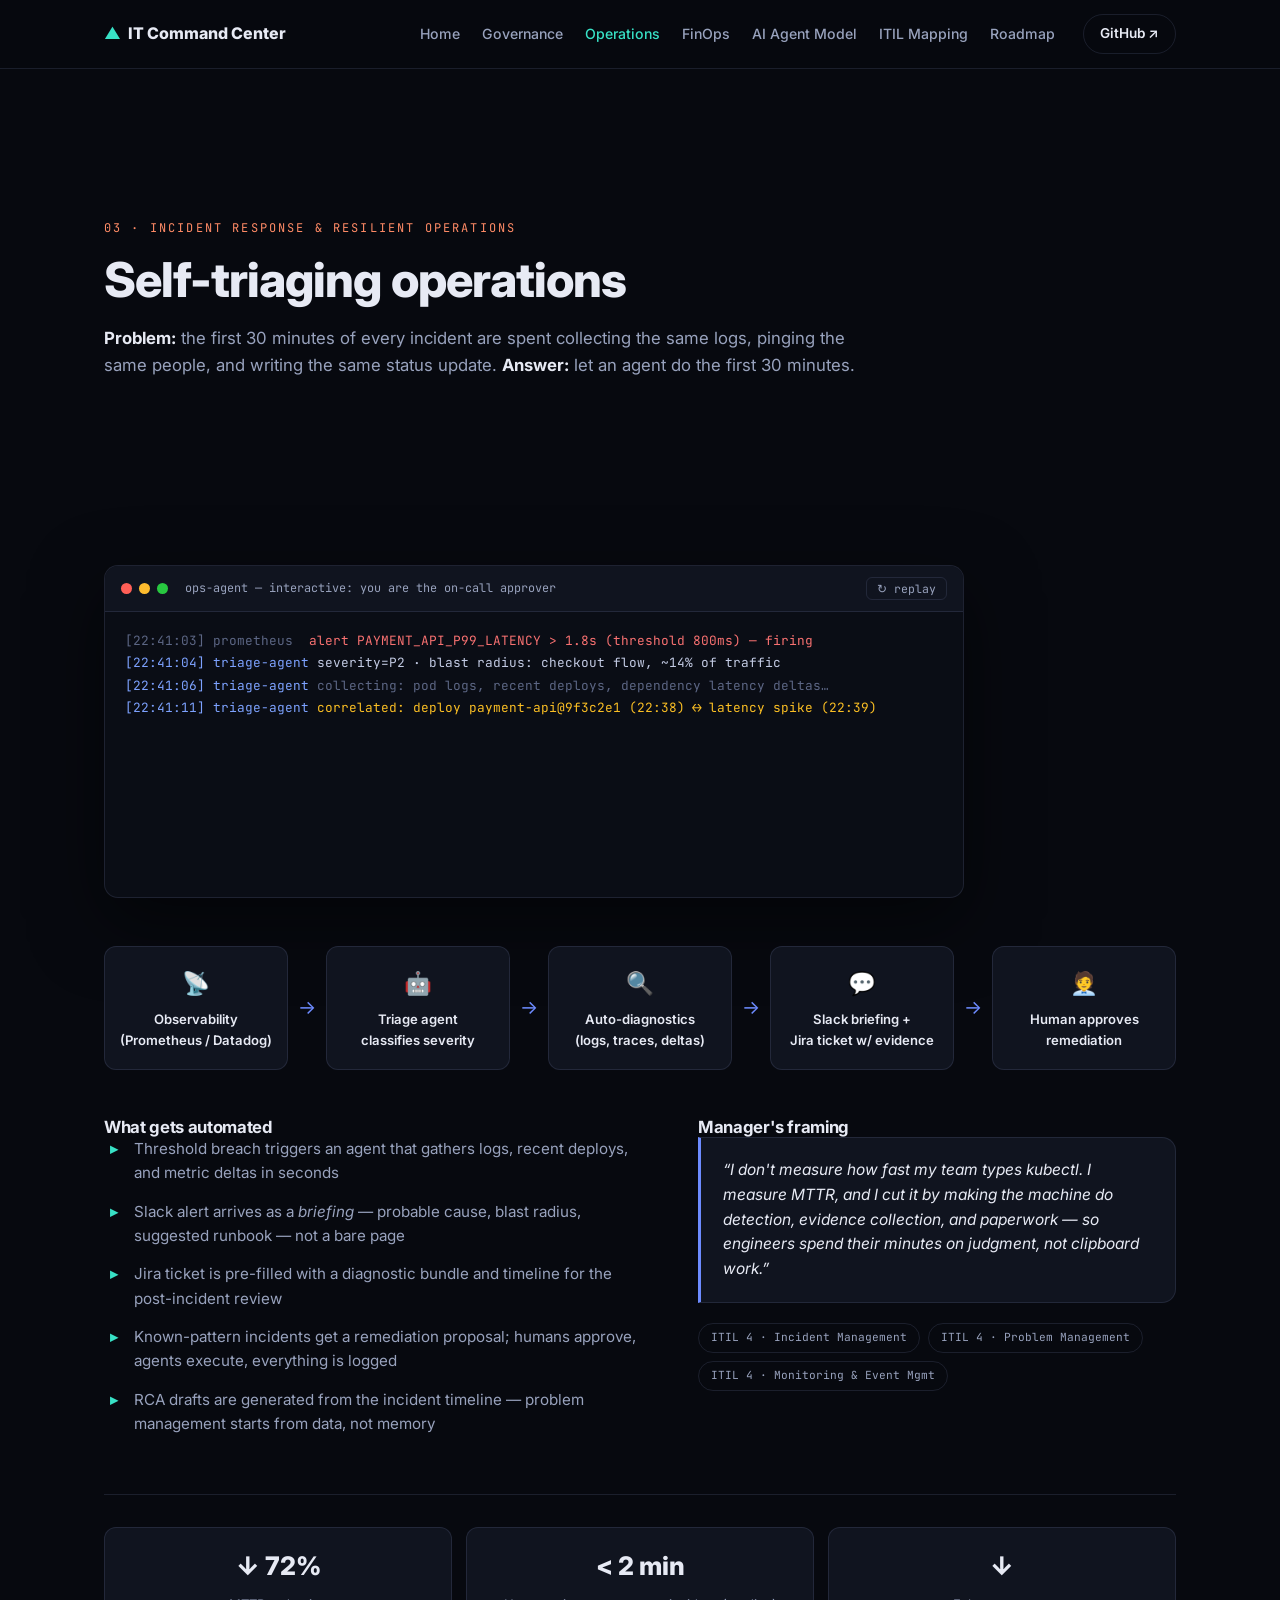
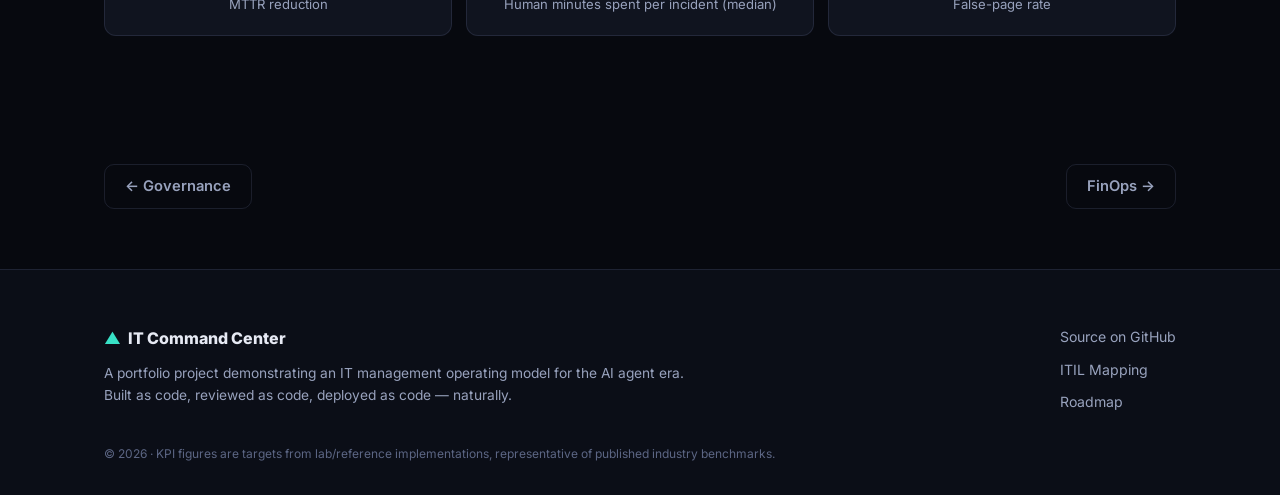
<file: operations.html>
<!DOCTYPE html>
<html lang="en">
<head>
  <meta charset="UTF-8" />
  <meta name="viewport" content="width=device-width, initial-scale=1.0" />
  <title>Incident Response & Resilient Operations — IT Command Center</title>
  <meta name="description" content="Supervised AI agents handle the first 30 minutes of every incident: triage, diagnostics, briefing, ticket, and RCA draft — so MTTR drops without heroics." />
  <link rel="preconnect" href="https://fonts.googleapis.com" />
  <link rel="preconnect" href="https://fonts.gstatic.com" crossorigin />
  <link href="https://fonts.googleapis.com/css2?family=Inter:wght@400;500;600;700;800&family=JetBrains+Mono:wght@400;500;600&display=swap" rel="stylesheet" />
  <link rel="stylesheet" href="styles.css" />
  <link rel="icon" href="data:image/svg+xml,<svg xmlns='http://www.w3.org/2000/svg' viewBox='0 0 100 100'><text y='.9em' font-size='90'>🛰️</text></svg>" />
</head>
<body>

<header class="nav">
  <div class="nav-inner">
    <a class="brand" href="index.html"><span class="brand-mark">▲</span> IT&nbsp;Command&nbsp;Center</a>
    <nav class="nav-links">
      <a href="index.html">Home</a>
      <a href="governance.html">Governance</a>
      <a href="operations.html" aria-current="page">Operations</a>
      <a href="finops.html">FinOps</a>
      <a href="agent-model.html">AI Agent Model</a>
      <a href="itil.html">ITIL Mapping</a>
      <a href="roadmap.html">Roadmap</a>
    </nav>
    <a class="nav-cta" href="https://github.com/jeonck/it-manager-command-center" target="_blank" rel="noopener">GitHub ↗</a>
  </div>
</header>

<section class="page-hero">
  <div class="container">
    <p class="eyebrow ops">03 · INCIDENT RESPONSE &amp; RESILIENT OPERATIONS</p>
    <h1>Self-triaging operations</h1>
    <p class="lede">
      <strong>Problem:</strong> the first 30 minutes of every incident are spent collecting the same logs,
      pinging the same people, and writing the same status update.
      <strong>Answer:</strong> let an agent do the first 30 minutes.
    </p>
  </div>
</section>

<section class="section">
  <div class="container">
    <div class="hero-terminal" id="hero-terminal" data-interactive="true" aria-label="Interactive AI agent incident response simulation — you play the on-call approver" style="margin-bottom: 48px;">
      <div class="term-bar">
        <span class="dot red"></span><span class="dot yellow"></span><span class="dot green"></span>
        <span class="term-title">ops-agent — interactive: you are the on-call approver</span>
        <button class="term-replay" id="term-replay" type="button">↻ replay</button>
      </div>
      <pre class="term-body" id="term-body"></pre>
    </div>

    <div class="flow" role="img" aria-label="Incident automation pipeline: Prometheus alert to AI triage agent to diagnostics collection to Slack briefing and Jira ticket to human decision">
      <div class="flow-node"><span class="flow-icon">📡</span>Observability<br />(Prometheus / Datadog)</div>
      <div class="flow-arrow">→</div>
      <div class="flow-node"><span class="flow-icon">🤖</span>Triage agent<br />classifies severity</div>
      <div class="flow-arrow">→</div>
      <div class="flow-node"><span class="flow-icon">🔍</span>Auto-diagnostics<br />(logs, traces, deltas)</div>
      <div class="flow-arrow">→</div>
      <div class="flow-node"><span class="flow-icon">💬</span>Slack briefing +<br />Jira ticket w/ evidence</div>
      <div class="flow-arrow">→</div>
      <div class="flow-node"><span class="flow-icon">🧑‍💼</span>Human approves<br />remediation</div>
    </div>

    <div class="pillar-cols">
      <div class="pillar-col">
        <h4>What gets automated</h4>
        <ul class="check-list">
          <li>Threshold breach triggers an agent that gathers logs, recent deploys, and metric deltas in seconds</li>
          <li>Slack alert arrives as a <em>briefing</em> — probable cause, blast radius, suggested runbook — not a bare page</li>
          <li>Jira ticket is pre-filled with a diagnostic bundle and timeline for the post-incident review</li>
          <li>Known-pattern incidents get a remediation proposal; humans approve, agents execute, everything is logged</li>
          <li>RCA drafts are generated from the incident timeline — problem management starts from data, not memory</li>
        </ul>
      </div>
      <div class="pillar-col">
        <h4>Manager's framing</h4>
        <blockquote>“I don't measure how fast my team types kubectl. I measure MTTR, and I cut it by making the machine do detection, evidence collection, and paperwork — so engineers spend their minutes on judgment, not clipboard work.”</blockquote>
        <div class="itil-badges">
          <span class="itil-badge">ITIL 4 · Incident Management</span>
          <span class="itil-badge">ITIL 4 · Problem Management</span>
          <span class="itil-badge">ITIL 4 · Monitoring &amp; Event Mgmt</span>
        </div>
      </div>
    </div>

    <div class="kpi-strip">
      <div class="kpi-strip-item"><strong>↓ 72%</strong><span>MTTR reduction</span></div>
      <div class="kpi-strip-item"><strong>&lt; 2 min</strong><span>Human minutes spent per incident (median)</span></div>
      <div class="kpi-strip-item"><strong>↓</strong><span>False-page rate</span></div>
    </div>
  </div>
</section>

<nav class="page-pager container">
  <a class="pager-link prev" href="governance.html">← Governance</a>
  <a class="pager-link next" href="finops.html">FinOps →</a>
</nav>

<footer class="footer">
  <div class="container footer-inner">
    <div>
      <p class="brand"><span class="brand-mark">▲</span> IT Command Center</p>
      <p class="footer-note">A portfolio project demonstrating an IT management operating model for the AI agent era.<br />Built as code, reviewed as code, deployed as code — naturally.</p>
    </div>
    <div class="footer-links">
      <a href="https://github.com/jeonck/it-manager-command-center" target="_blank" rel="noopener">Source on GitHub</a>
      <a href="itil.html">ITIL Mapping</a>
      <a href="roadmap.html">Roadmap</a>
    </div>
  </div>
  <p class="footer-fine container">© 2026 · KPI figures are targets from lab/reference implementations, representative of published industry benchmarks.</p>
</footer>

<script src="app.js"></script>
</body>
</html>
</file>
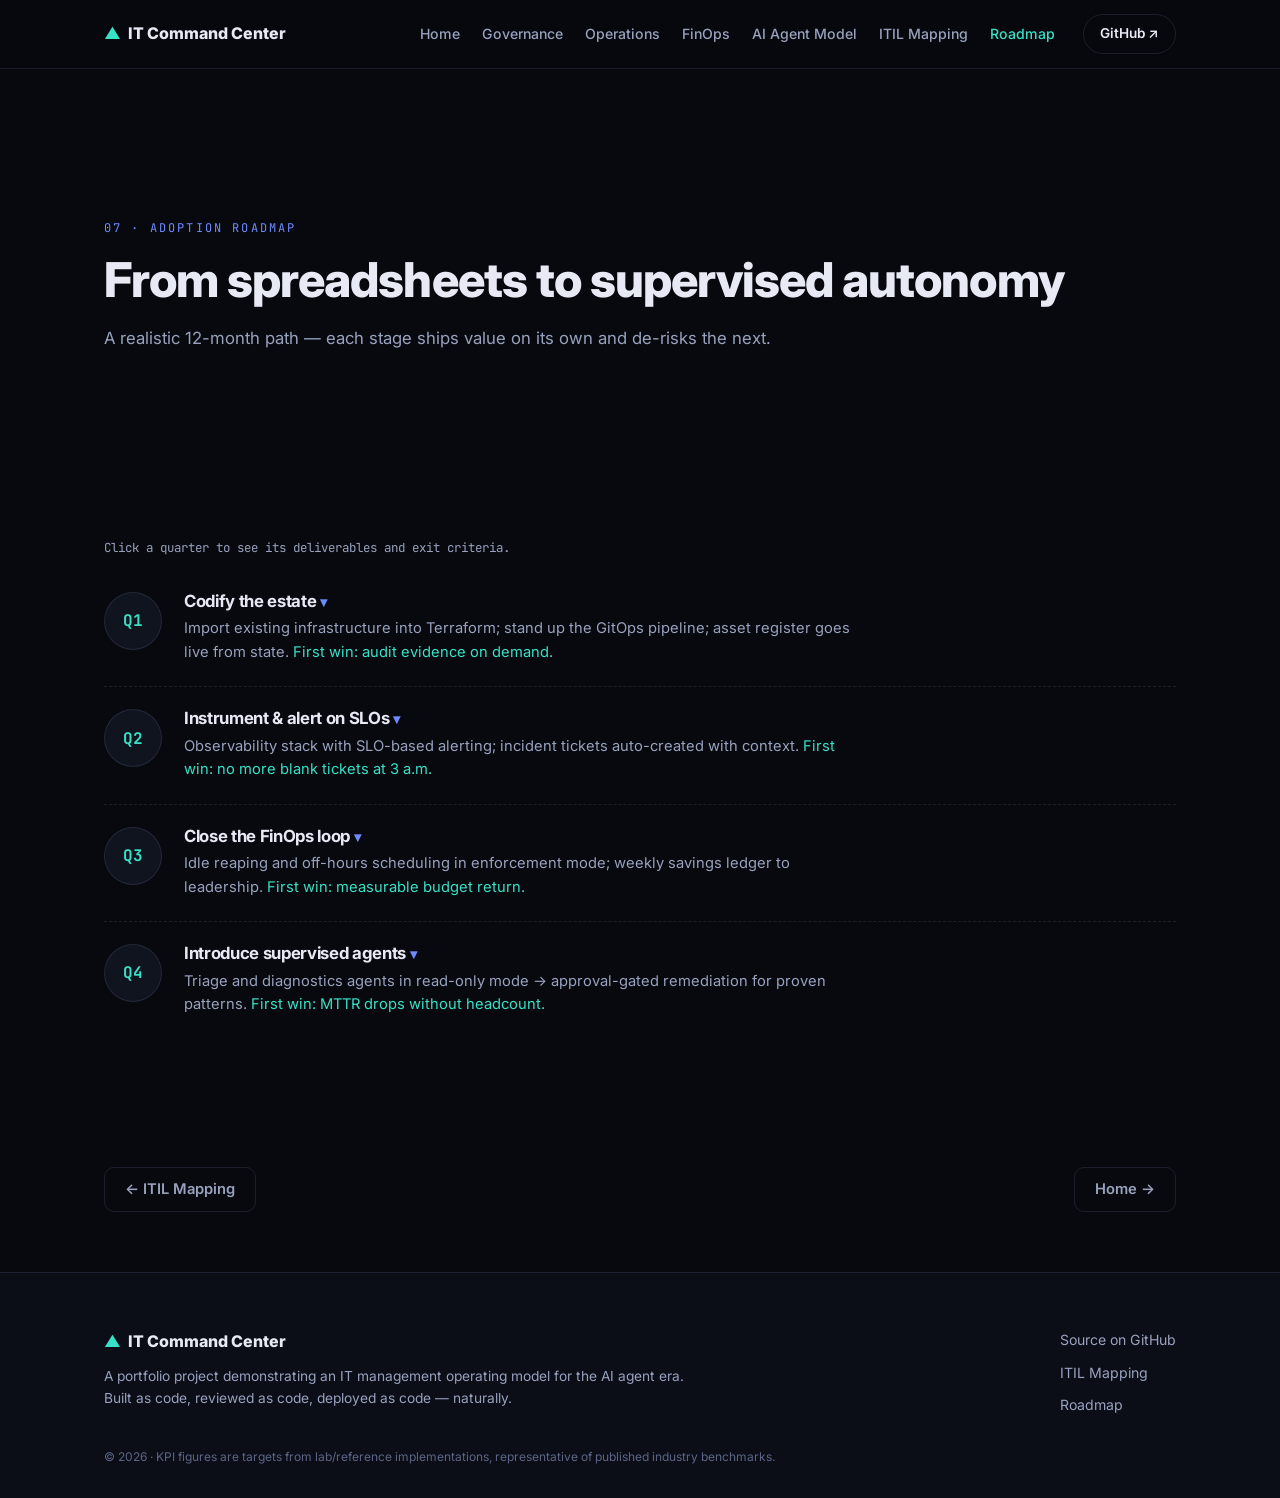
<file: roadmap.html>
<!DOCTYPE html>
<html lang="en">
<head>
  <meta charset="UTF-8" />
  <meta name="viewport" content="width=device-width, initial-scale=1.0" />
  <title>Adoption Roadmap — IT Command Center</title>
  <meta name="description" content="A realistic 12-month path from spreadsheets to supervised autonomy — each stage ships value on its own and de-risks the next." />
  <link rel="preconnect" href="https://fonts.googleapis.com" />
  <link rel="preconnect" href="https://fonts.gstatic.com" crossorigin />
  <link href="https://fonts.googleapis.com/css2?family=Inter:wght@400;500;600;700;800&family=JetBrains+Mono:wght@400;500;600&display=swap" rel="stylesheet" />
  <link rel="stylesheet" href="styles.css" />
  <link rel="icon" href="data:image/svg+xml,<svg xmlns='http://www.w3.org/2000/svg' viewBox='0 0 100 100'><text y='.9em' font-size='90'>🛰️</text></svg>" />
</head>
<body>

<header class="nav">
  <div class="nav-inner">
    <a class="brand" href="index.html"><span class="brand-mark">▲</span> IT&nbsp;Command&nbsp;Center</a>
    <nav class="nav-links">
      <a href="index.html">Home</a>
      <a href="governance.html">Governance</a>
      <a href="operations.html">Operations</a>
      <a href="finops.html">FinOps</a>
      <a href="agent-model.html">AI Agent Model</a>
      <a href="itil.html">ITIL Mapping</a>
      <a href="roadmap.html" aria-current="page">Roadmap</a>
    </nav>
    <a class="nav-cta" href="https://github.com/jeonck/it-manager-command-center" target="_blank" rel="noopener">GitHub ↗</a>
  </div>
</header>

<section class="page-hero">
  <div class="container">
    <p class="eyebrow">07 · ADOPTION ROADMAP</p>
    <h1>From spreadsheets to supervised autonomy</h1>
    <p class="lede">A realistic 12-month path — each stage ships value on its own and de-risks the next.</p>
  </div>
</section>

<section class="section">
  <div class="container">
    <p class="roadmap-hint">Click a quarter to see its deliverables and exit criteria.</p>
    <ol class="roadmap">
      <li class="roadmap-step" data-expandable tabindex="0" role="button" aria-expanded="false">
        <span class="step-q">Q1</span>
        <div>
          <h4>Codify the estate <span class="step-toggle">▾</span></h4>
          <p>Import existing infrastructure into Terraform; stand up the GitOps pipeline; asset register goes live from state. <em>First win: audit evidence on demand.</em></p>
          <div class="step-details">
            <ul class="check-list">
              <li>Deliverables: Terraform modules for the top-20 systems · ArgoCD pipeline · auto-generated asset register</li>
              <li>Process: PR template with change rationale · CODEOWNERS as approval matrix</li>
              <li>Exit criteria: any auditor question about "who/what/when" answerable from Git in under a minute</li>
            </ul>
          </div>
        </div>
      </li>
      <li class="roadmap-step" data-expandable tabindex="0" role="button" aria-expanded="false">
        <span class="step-q">Q2</span>
        <div>
          <h4>Instrument &amp; alert on SLOs <span class="step-toggle">▾</span></h4>
          <p>Observability stack with SLO-based alerting; incident tickets auto-created with context. <em>First win: no more blank tickets at 3 a.m.</em></p>
          <div class="step-details">
            <ul class="check-list">
              <li>Deliverables: SLOs for top-10 services · Prometheus/Datadog alert rules · Slack + Jira integration</li>
              <li>Process: alert review board retires noisy alerts monthly · every page must be actionable</li>
              <li>Exit criteria: 90% of pages carry probable cause and a linked runbook</li>
            </ul>
          </div>
        </div>
      </li>
      <li class="roadmap-step" data-expandable tabindex="0" role="button" aria-expanded="false">
        <span class="step-q">Q3</span>
        <div>
          <h4>Close the FinOps loop <span class="step-toggle">▾</span></h4>
          <p>Idle reaping and off-hours scheduling in enforcement mode; weekly savings ledger to leadership. <em>First win: measurable budget return.</em></p>
          <div class="step-details">
            <ul class="check-list">
              <li>Deliverables: idle-detection jobs · non-prod sleep schedules · anomaly alerts to resource owners</li>
              <li>Process: savings ledger reviewed in the weekly leadership sync · owners accountable for unit costs</li>
              <li>Exit criteria: realized savings visible as a budget line; forecast accuracy within ±5%</li>
            </ul>
          </div>
        </div>
      </li>
      <li class="roadmap-step" data-expandable tabindex="0" role="button" aria-expanded="false">
        <span class="step-q">Q4</span>
        <div>
          <h4>Introduce supervised agents <span class="step-toggle">▾</span></h4>
          <p>Triage and diagnostics agents in read-only mode → approval-gated remediation for proven patterns. <em>First win: MTTR drops without headcount.</em></p>
          <div class="step-details">
            <ul class="check-list">
              <li>Deliverables: triage agent (L0→L1) · MCP tool servers with scoped credentials · agent action audit log</li>
              <li>Process: autonomy ladder reviews — an agent is promoted to L2 only after N clean supervised runs</li>
              <li>Exit criteria: MTTR down ≥50% on covered services; zero unauthorized agent actions</li>
            </ul>
          </div>
        </div>
      </li>
    </ol>
  </div>
</section>

<nav class="page-pager container">
  <a class="pager-link prev" href="itil.html">← ITIL Mapping</a>
  <a class="pager-link next" href="index.html">Home →</a>
</nav>

<footer class="footer">
  <div class="container footer-inner">
    <div>
      <p class="brand"><span class="brand-mark">▲</span> IT Command Center</p>
      <p class="footer-note">A portfolio project demonstrating an IT management operating model for the AI agent era.<br />Built as code, reviewed as code, deployed as code — naturally.</p>
    </div>
    <div class="footer-links">
      <a href="https://github.com/jeonck/it-manager-command-center" target="_blank" rel="noopener">Source on GitHub</a>
      <a href="itil.html">ITIL Mapping</a>
      <a href="roadmap.html">Roadmap</a>
    </div>
  </div>
  <p class="footer-fine container">© 2026 · KPI figures are targets from lab/reference implementations, representative of published industry benchmarks.</p>
</footer>

<script src="app.js"></script>
</body>
</html>
</file>
<file: styles.css>
/* ═══════════════════ TOKENS ═══════════════════ */
:root {
  --bg: #07090f;
  --bg-alt: #0b0e17;
  --panel: #10141f;
  --panel-2: #141927;
  --line: rgba(148, 163, 216, 0.14);
  --text: #e7eaf4;
  --muted: #98a2bd;
  --accent: #6d8bff;
  --accent-2: #38e1c6;
  --gov: #8b7bff;
  --ops: #ff8b66;
  --fin: #38e1c6;
  --radius: 14px;
  --font: "Inter", -apple-system, BlinkMacSystemFont, "Segoe UI", sans-serif;
  --mono: "JetBrains Mono", ui-monospace, SFMono-Regular, monospace;
}

* { box-sizing: border-box; margin: 0; padding: 0; }
html { scroll-behavior: smooth; }
body {
  background: var(--bg);
  color: var(--text);
  font-family: var(--font);
  line-height: 1.6;
  -webkit-font-smoothing: antialiased;
}
.container { max-width: 1120px; margin: 0 auto; padding: 0 24px; }
a { color: inherit; text-decoration: none; }
h1, h2, h3, h4 { line-height: 1.15; letter-spacing: -0.02em; }
h2 { font-size: clamp(1.7rem, 3.4vw, 2.6rem); font-weight: 800; margin-bottom: 14px; }
h4 { font-size: 1.05rem; font-weight: 700; }

.eyebrow {
  font-family: var(--mono);
  font-size: 0.75rem;
  letter-spacing: 0.18em;
  color: var(--accent);
  margin-bottom: 14px;
}
.eyebrow.gov { color: var(--gov); }
.eyebrow.ops { color: var(--ops); }
.eyebrow.fin { color: var(--fin); }
.eyebrow.agent { color: var(--accent-2); }
.eyebrow.itil { color: var(--accent); }
.eyebrow.road { color: var(--ops); }

.section { padding: 96px 0; }
.section.alt { background: var(--bg-alt); border-top: 1px solid var(--line); border-bottom: 1px solid var(--line); }
.section-lede { color: var(--muted); max-width: 760px; font-size: 1.05rem; margin-bottom: 40px; }
.section-lede strong { color: var(--text); }

/* ═══════════════════ NAV ═══════════════════ */
.nav {
  position: sticky; top: 0; z-index: 50;
  backdrop-filter: blur(14px);
  background: rgba(7, 9, 15, 0.82);
  border-bottom: 1px solid var(--line);
}
.nav-inner {
  max-width: 1120px; margin: 0 auto; padding: 14px 24px;
  display: flex; align-items: center; gap: 28px;
}
.brand { font-weight: 800; font-size: 1rem; white-space: nowrap; }
.brand-mark { color: var(--accent-2); margin-right: 4px; }
.nav-links { display: flex; gap: 22px; margin-left: auto; }
.nav-links a { color: var(--muted); font-size: 0.88rem; font-weight: 500; transition: color 0.2s; }
.nav-links a:hover { color: var(--text); }
.nav-links a[aria-current="page"] { color: var(--accent-2); }
.nav-cta {
  font-size: 0.85rem; font-weight: 600; padding: 8px 16px;
  border: 1px solid var(--line); border-radius: 999px; transition: border-color 0.2s;
}
.nav-cta:hover { border-color: var(--accent); }

/* ═══════════════════ HERO ═══════════════════ */
.hero { position: relative; padding: 110px 0 90px; overflow: hidden; }
.hero-grid-bg {
  position: absolute; inset: 0;
  background-image:
    linear-gradient(rgba(109, 139, 255, 0.06) 1px, transparent 1px),
    linear-gradient(90deg, rgba(109, 139, 255, 0.06) 1px, transparent 1px);
  background-size: 44px 44px;
  mask-image: radial-gradient(ellipse 90% 70% at 50% 0%, black 30%, transparent 75%);
}
.hero-inner { position: relative; }
.hero h1 { font-size: clamp(2.2rem, 5.4vw, 4rem); font-weight: 800; margin-bottom: 22px; }
.grad {
  background: linear-gradient(92deg, var(--accent), var(--accent-2));
  -webkit-background-clip: text; background-clip: text; color: transparent;
}
.lede { max-width: 720px; color: var(--muted); font-size: 1.12rem; margin-bottom: 30px; }
.lede strong { color: var(--text); }
.hero-actions { display: flex; gap: 14px; flex-wrap: wrap; margin-bottom: 56px; }
.btn {
  display: inline-block; padding: 12px 24px; border-radius: 10px;
  font-weight: 600; font-size: 0.95rem; transition: transform 0.15s, box-shadow 0.2s;
}
.btn:hover { transform: translateY(-2px); }
.btn-primary {
  background: linear-gradient(92deg, var(--accent), #5a6ee0);
  color: #fff; box-shadow: 0 8px 30px rgba(109, 139, 255, 0.35);
}
.btn-ghost { border: 1px solid var(--line); color: var(--text); }
.btn-ghost:hover { border-color: var(--accent-2); }

/* terminal */
.hero-terminal {
  max-width: 860px; border: 1px solid var(--line); border-radius: var(--radius);
  background: #0a0d15; box-shadow: 0 24px 70px rgba(0, 0, 0, 0.5); overflow: hidden;
}
.term-bar {
  display: flex; align-items: center; gap: 7px;
  padding: 11px 16px; border-bottom: 1px solid var(--line); background: var(--panel);
}
.dot { width: 11px; height: 11px; border-radius: 50%; }
.dot.red { background: #ff5f57; } .dot.yellow { background: #febc2e; } .dot.green { background: #28c840; }
.term-title { font-family: var(--mono); font-size: 0.74rem; color: var(--muted); margin-left: 10px; }
.term-replay {
  margin-left: auto; font-family: var(--mono); font-size: 0.72rem;
  background: none; border: 1px solid var(--line); border-radius: 6px;
  color: var(--muted); padding: 3px 10px; cursor: pointer;
}
.term-replay:hover { color: var(--text); border-color: var(--accent); }
.term-body {
  font-family: var(--mono); font-size: 0.8rem; line-height: 1.75;
  padding: 18px 20px; min-height: 285px; white-space: pre-wrap; color: #c3cbe4;
}
.t-dim { color: #5c6684; }
.t-ok { color: #34d399; }
.t-warn { color: #fbbf24; }
.t-crit { color: #f87171; }
.t-agent { color: #7da2ff; }
.t-human { color: #38e1c6; }

/* ═══════════════════ KPI GRID ═══════════════════ */
.kpi-grid { display: grid; grid-template-columns: repeat(4, 1fr); gap: 18px; margin-bottom: 48px; }
.kpi-card {
  background: var(--panel); border: 1px solid var(--line); border-radius: var(--radius);
  padding: 26px 22px; position: relative; transition: transform 0.2s, border-color 0.2s;
}
.kpi-card:hover { transform: translateY(-4px); border-color: rgba(109, 139, 255, 0.4); }
.kpi-value { font-size: 2.5rem; font-weight: 800; letter-spacing: -0.03em; }
.kpi-unit { font-size: 1.3rem; color: var(--muted); margin-left: 2px; }
.kpi-label { font-weight: 700; margin: 4px 0 10px; }
.kpi-card p { font-size: 0.86rem; color: var(--muted); margin-bottom: 16px; }
.kpi-tag {
  font-family: var(--mono); font-size: 0.68rem; letter-spacing: 0.08em;
  padding: 4px 10px; border-radius: 999px;
}
.gov-tag { background: rgba(139, 123, 255, 0.14); color: var(--gov); }
.ops-tag { background: rgba(255, 139, 102, 0.14); color: var(--ops); }
.finops-tag { background: rgba(56, 225, 198, 0.12); color: var(--fin); }

.summary-strip { display: grid; grid-template-columns: repeat(3, 1fr); gap: 18px; }
.strip-item {
  border-left: 2px solid var(--accent); padding: 4px 0 4px 20px;
}
.strip-item h4 { margin-bottom: 8px; color: var(--accent); font-family: var(--mono); font-size: 0.85rem; letter-spacing: 0.1em; text-transform: uppercase; }
.strip-item p { color: var(--muted); font-size: 0.92rem; }
.strip-item strong, .strip-item em { color: var(--text); }

/* ═══════════════════ PILLARS ═══════════════════ */
.pillar-head { margin-bottom: 44px; }
.flow {
  display: flex; align-items: stretch; gap: 10px; flex-wrap: wrap;
  margin-bottom: 48px; justify-content: center;
}
.flow-node {
  flex: 1 1 150px; min-width: 150px; text-align: center;
  background: var(--panel); border: 1px solid var(--line); border-radius: 12px;
  padding: 18px 12px; font-size: 0.82rem; font-weight: 600; color: var(--text);
}
.flow-icon { display: block; font-size: 1.4rem; margin-bottom: 8px; }
.flow-arrow { align-self: center; color: var(--accent); font-size: 1.2rem; }

.pillar-cols { display: grid; grid-template-columns: 1.15fr 1fr; gap: 44px; }
.check-list { list-style: none; }
.check-list li {
  position: relative; padding: 0 0 14px 30px; color: var(--muted); font-size: 0.95rem;
}
.check-list li::before {
  content: "▸"; position: absolute; left: 6px; color: var(--accent-2); font-weight: 700;
}
blockquote {
  background: var(--panel); border: 1px solid var(--line); border-left: 3px solid var(--accent);
  border-radius: 0 var(--radius) var(--radius) 0;
  padding: 20px 22px; font-size: 0.97rem; color: var(--text);
  font-style: italic; margin-bottom: 20px;
}
.itil-badges { display: flex; flex-wrap: wrap; gap: 8px; }
.itil-badge {
  font-family: var(--mono); font-size: 0.7rem; padding: 5px 12px;
  border: 1px solid var(--line); border-radius: 999px; color: var(--muted);
}

/* ═══════════════════ AGENT GRID ═══════════════════ */
.agent-grid { display: grid; grid-template-columns: repeat(3, 1fr); gap: 18px; }
.agent-card {
  background: var(--panel); border: 1px solid var(--line); border-radius: var(--radius);
  padding: 26px 22px; transition: transform 0.2s, border-color 0.2s;
}
.agent-card:hover { transform: translateY(-4px); border-color: rgba(56, 225, 198, 0.4); }
.agent-icon { font-size: 1.6rem; margin-bottom: 12px; }
.agent-card h4 { margin-bottom: 8px; }
.agent-card p { color: var(--muted); font-size: 0.88rem; }

/* ═══════════════════ ITIL TABLE ═══════════════════ */
.table-wrap { overflow-x: auto; border: 1px solid var(--line); border-radius: var(--radius); }
.itil-table { width: 100%; border-collapse: collapse; font-size: 0.88rem; min-width: 760px; }
.itil-table th {
  text-align: left; font-family: var(--mono); font-size: 0.72rem; letter-spacing: 0.1em;
  text-transform: uppercase; color: var(--accent); padding: 14px 18px;
  background: var(--panel-2); border-bottom: 1px solid var(--line);
}
.itil-table td {
  padding: 14px 18px; border-bottom: 1px solid var(--line);
  color: var(--muted); vertical-align: top; background: var(--panel);
}
.itil-table td:first-child { color: var(--text); font-weight: 600; }
.itil-table tr:last-child td { border-bottom: none; }
.itil-table tr:hover td { background: var(--panel-2); }

/* ═══════════════════ PAGE HERO (sub-pages) ═══════════════════ */
.page-hero { padding: 150px 0 60px; position: relative; }
.page-hero .lede { max-width: 760px; color: var(--muted); font-size: 1.05rem; }
.page-hero .lede strong { color: var(--text); }
.page-hero h1 { font-size: clamp(2rem, 4.4vw, 3rem); font-weight: 800; margin-bottom: 18px; }

/* ═══════════════════ TEASER GRID (home page links) ═══════════════════ */
.teaser-grid { display: grid; grid-template-columns: repeat(3, 1fr); gap: 18px; }
.teaser-card {
  display: block; background: var(--panel); border: 1px solid var(--line); border-radius: var(--radius);
  padding: 26px 24px; transition: transform 0.2s, border-color 0.2s;
}
.teaser-card:hover { transform: translateY(-4px); border-color: rgba(109, 139, 255, 0.4); }
.teaser-eyebrow {
  display: inline-block; font-family: var(--mono); font-size: 0.7rem; letter-spacing: 0.12em;
  margin-bottom: 12px; color: var(--accent);
}
.teaser-eyebrow.gov { color: var(--gov); }
.teaser-eyebrow.ops { color: var(--ops); }
.teaser-eyebrow.fin { color: var(--fin); }
.teaser-eyebrow.agent { color: var(--accent-2); }
.teaser-eyebrow.itil { color: var(--accent); }
.teaser-eyebrow.road { color: var(--ops); }
.teaser-card h3 { font-size: 1.15rem; font-weight: 700; margin-bottom: 8px; }
.teaser-card p { color: var(--muted); font-size: 0.9rem; margin-bottom: 16px; }
.teaser-go { font-family: var(--mono); font-size: 0.78rem; color: var(--accent); font-weight: 600; }

/* ═══════════════════ KPI STRIP (sub-page bottom summary) ═══════════════════ */
.kpi-strip {
  display: flex; gap: 14px; flex-wrap: wrap; margin-top: 44px;
  border-top: 1px solid var(--line); padding-top: 32px;
}
.kpi-strip-item {
  flex: 1 1 180px; background: var(--panel); border: 1px solid var(--line); border-radius: 12px;
  padding: 18px 20px; text-align: center;
}
.kpi-strip-item strong { display: block; font-size: 1.6rem; font-weight: 800; color: var(--text); margin-bottom: 4px; }
.kpi-strip-item span { font-size: 0.82rem; color: var(--muted); }

/* ═══════════════════ PAGE PAGER (prev/next) ═══════════════════ */
.page-pager {
  display: flex; justify-content: space-between; align-items: center;
  padding: 32px 24px 60px; gap: 16px;
}
.pager-link {
  font-weight: 600; font-size: 0.92rem; padding: 10px 20px;
  border: 1px solid var(--line); border-radius: 10px; transition: border-color 0.2s, color 0.2s;
  color: var(--muted);
}
.pager-link:hover { border-color: var(--accent); color: var(--text); }
.pager-link.next { margin-left: auto; }

/* ═══════════════════ INTERACTIVE WIDGET PANELS ═══════════════════ */
.widget-panel {
  background: var(--bg-alt); border: 1px solid var(--line); border-radius: var(--radius);
  padding: 30px 28px; margin-bottom: 48px;
}
.widget-head h3 { font-size: 1.25rem; font-weight: 800; margin-bottom: 6px; }
.widget-head p { color: var(--muted); font-size: 0.92rem; margin-bottom: 24px; max-width: 700px; }

/* terminal action buttons (interactive incident sim) */
.term-actions { display: flex; gap: 10px; flex-wrap: wrap; padding: 10px 0 4px; }
.term-action-btn {
  font-family: var(--mono); font-size: 0.78rem; font-weight: 600; cursor: pointer;
  padding: 9px 16px; border-radius: 8px; border: 1px solid var(--line);
  background: var(--panel-2); color: var(--text); transition: border-color 0.2s, transform 0.15s;
}
.term-action-btn:hover { transform: translateY(-1px); border-color: var(--accent); }
.term-action-btn.ok { border-color: rgba(52, 211, 153, 0.5); color: #34d399; }
.term-action-btn.ok:hover { border-color: #34d399; }

/* governance audit console */
.audit-console { display: grid; grid-template-columns: 300px 1fr; gap: 18px; align-items: start; }
.audit-questions { display: flex; flex-direction: column; gap: 10px; }
.audit-q {
  text-align: left; font-family: var(--font); font-size: 0.88rem; font-weight: 500; cursor: pointer;
  padding: 13px 16px; border-radius: 10px; border: 1px solid var(--line);
  background: var(--panel); color: var(--muted); transition: border-color 0.2s, color 0.2s;
}
.audit-q:hover { color: var(--text); border-color: var(--accent); }
.audit-q.active { color: var(--text); border-color: var(--gov); background: rgba(139, 123, 255, 0.08); }
.audit-terminal { box-shadow: none; }
.audit-body { min-height: 220px; }

/* finops calculator */
.fin-calc { display: grid; grid-template-columns: 300px 1fr; gap: 32px; align-items: start; }
.fin-field { display: block; margin-bottom: 22px; }
.fin-label { display: flex; justify-content: space-between; font-size: 0.85rem; color: var(--muted); margin-bottom: 8px; }
.fin-label strong { color: var(--fin); font-family: var(--mono); font-weight: 600; }
input[type="range"] {
  width: 100%; appearance: none; -webkit-appearance: none; height: 6px; border-radius: 999px;
  background: var(--panel-2); outline: none; cursor: pointer;
}
input[type="range"]::-webkit-slider-thumb {
  appearance: none; -webkit-appearance: none; width: 18px; height: 18px; border-radius: 50%;
  background: var(--accent-2); border: 3px solid var(--bg); box-shadow: 0 0 0 1px var(--accent-2);
}
input[type="range"]::-moz-range-thumb {
  width: 14px; height: 14px; border-radius: 50%;
  background: var(--accent-2); border: 3px solid var(--bg); box-shadow: 0 0 0 1px var(--accent-2);
}
.fin-row { display: grid; grid-template-columns: 170px 1fr 90px; gap: 14px; align-items: center; margin-bottom: 14px; }
.fin-row-label { font-size: 0.84rem; color: var(--muted); }
.fin-bar-track { height: 10px; border-radius: 999px; background: var(--panel-2); overflow: hidden; }
.fin-bar { height: 100%; border-radius: 999px; background: var(--fin); width: 0; transition: width 0.35s ease; }
.fin-bar.sched { background: var(--accent); }
.fin-bar.anomaly { background: var(--ops); }
.fin-row-val { font-family: var(--mono); font-size: 0.82rem; color: var(--text); text-align: right; }
.fin-totals {
  display: flex; gap: 14px; flex-wrap: wrap; margin-top: 24px;
  border-top: 1px solid var(--line); padding-top: 20px;
}
.fin-total-item {
  flex: 1 1 140px; background: var(--panel); border: 1px solid var(--line); border-radius: 12px;
  padding: 16px 18px; text-align: center;
}
.fin-total-item strong { display: block; font-size: 1.35rem; font-weight: 800; color: var(--fin); margin-bottom: 4px; font-family: var(--mono); }
.fin-total-item span { font-size: 0.78rem; color: var(--muted); }

/* autonomy ladder */
.ladder-track { margin-bottom: 28px; }
.ladder-track input[type="range"] { margin-bottom: 12px; }
.ladder-ticks { display: grid; grid-template-columns: repeat(4, 1fr); }
.ladder-tick {
  font-family: var(--mono); font-size: 0.75rem; color: var(--muted); text-align: center;
  transition: color 0.2s;
}
.ladder-tick:first-child { text-align: left; }
.ladder-tick:last-child { text-align: right; }
.ladder-tick em { font-style: normal; font-size: 0.68rem; opacity: 0.8; }
.ladder-tick.active { color: var(--accent-2); }
.ladder-panel { background: var(--panel); border: 1px solid var(--line); border-radius: 12px; padding: 24px; }
.ladder-panel-head { display: flex; align-items: center; justify-content: space-between; gap: 12px; margin-bottom: 18px; }
.ladder-panel-head h4 { font-size: 1.15rem; }
.ladder-risk { font-family: var(--mono); font-size: 0.72rem; padding: 5px 14px; border-radius: 999px; white-space: nowrap; }
.risk-none { background: rgba(52, 211, 153, 0.12); color: #34d399; }
.risk-gated { background: rgba(251, 191, 36, 0.12); color: #fbbf24; }
.risk-bounded { background: rgba(255, 139, 102, 0.14); color: var(--ops); }
.ladder-cols { display: grid; grid-template-columns: 1fr 1fr; gap: 26px; margin-bottom: 16px; }
.ladder-cols h5 {
  font-family: var(--mono); font-size: 0.72rem; letter-spacing: 0.12em; text-transform: uppercase;
  color: var(--accent); margin-bottom: 10px;
}
.ladder-cols h5 + p { margin-bottom: 18px; }
.ladder-gates, .ladder-example { font-size: 0.9rem; color: var(--muted); }
.ladder-fine {
  font-size: 0.78rem; color: var(--muted); border-top: 1px dashed var(--line); padding-top: 14px;
  font-family: var(--mono);
}

/* itil toolbar */
.itil-toolbar { display: flex; align-items: center; gap: 14px; flex-wrap: wrap; margin-bottom: 20px; }
.itil-search {
  flex: 1 1 280px; padding: 12px 16px; border-radius: 10px; border: 1px solid var(--line);
  background: var(--panel); color: var(--text); font-family: var(--font); font-size: 0.9rem; outline: none;
}
.itil-search:focus { border-color: var(--accent); }
.itil-search::placeholder { color: var(--muted); }
.itil-chips { display: flex; gap: 8px; flex-wrap: wrap; }
.itil-chip {
  font-family: var(--mono); font-size: 0.75rem; cursor: pointer; padding: 8px 14px;
  border-radius: 999px; border: 1px solid var(--line); background: var(--panel); color: var(--muted);
  transition: border-color 0.2s, color 0.2s;
}
.itil-chip:hover { color: var(--text); border-color: var(--accent); }
.itil-count { font-family: var(--mono); font-size: 0.75rem; color: var(--muted); margin-left: auto; }

/* ═══════════════════ ROADMAP ═══════════════════ */
.roadmap { list-style: none; display: grid; gap: 0; position: relative; }
.roadmap-step {
  display: flex; gap: 22px; padding: 22px 0; border-bottom: 1px dashed var(--line);
}
.roadmap-step:last-child { border-bottom: none; }
.step-q {
  flex: 0 0 58px; height: 58px; display: grid; place-items: center;
  font-family: var(--mono); font-weight: 700; color: var(--accent-2);
  border: 1px solid var(--line); border-radius: 50%; background: var(--panel);
}
.roadmap-step h4 { margin-bottom: 6px; }
.roadmap-step p { color: var(--muted); font-size: 0.92rem; max-width: 680px; }
.roadmap-step em { color: var(--accent-2); font-style: normal; }
.roadmap-hint { font-family: var(--mono); font-size: 0.78rem; color: var(--muted); margin-bottom: 12px; }
.roadmap-step[data-expandable] { cursor: pointer; }
.roadmap-step[data-expandable]:hover h4 { color: var(--accent-2); }
.step-toggle { color: var(--accent); font-size: 0.85rem; transition: transform 0.25s; display: inline-block; }
.roadmap-step.open .step-toggle { transform: rotate(180deg); }
.step-details { max-height: 0; overflow: hidden; transition: max-height 0.35s ease; }
.roadmap-step.open .step-details { max-height: 300px; }
.step-details .check-list { margin-top: 14px; }
.step-details .check-list li { font-size: 0.86rem; padding-bottom: 10px; }

/* ═══════════════════ FOOTER ═══════════════════ */
.footer { border-top: 1px solid var(--line); padding: 56px 0 32px; background: var(--bg-alt); }
.footer-inner { display: flex; justify-content: space-between; gap: 36px; flex-wrap: wrap; margin-bottom: 30px; }
.footer-note { color: var(--muted); font-size: 0.86rem; margin-top: 10px; }
.footer-links { display: flex; flex-direction: column; gap: 10px; }
.footer-links a { color: var(--muted); font-size: 0.88rem; }
.footer-links a:hover { color: var(--text); }
.footer-fine { color: #5c6684; font-size: 0.75rem; }

/* ═══════════════════ REVEAL ANIMATION ═══════════════════ */
.reveal { opacity: 0; transform: translateY(22px); transition: opacity 0.6s ease, transform 0.6s ease; }
.reveal.visible { opacity: 1; transform: none; }

/* ═══════════════════ RESPONSIVE ═══════════════════ */
@media (max-width: 960px) {
  .kpi-grid { grid-template-columns: repeat(2, 1fr); }
  .agent-grid { grid-template-columns: repeat(2, 1fr); }
  .teaser-grid { grid-template-columns: repeat(2, 1fr); }
  .pillar-cols { grid-template-columns: 1fr; gap: 28px; }
  .summary-strip { grid-template-columns: 1fr; }
  .nav-links { display: none; }
  .audit-console { grid-template-columns: 1fr; }
  .audit-questions { flex-direction: row; flex-wrap: wrap; }
  .audit-q { flex: 1 1 45%; }
  .fin-calc { grid-template-columns: 1fr; }
  .ladder-cols { grid-template-columns: 1fr; }
}
@media (max-width: 600px) {
  .section { padding: 64px 0; }
  .page-hero { padding: 128px 0 40px; }
  .kpi-grid, .agent-grid, .teaser-grid { grid-template-columns: 1fr; }
  .flow { flex-direction: column; }
  .flow-arrow { transform: rotate(90deg); }
  .flow-node { min-width: 0; }
  .page-pager { flex-direction: column; align-items: stretch; }
  .pager-link.next { margin-left: 0; }
  .fin-row { grid-template-columns: 1fr 70px; }
  .fin-row-label { grid-column: 1 / -1; }
  .widget-panel { padding: 22px 18px; }
}
</file>
